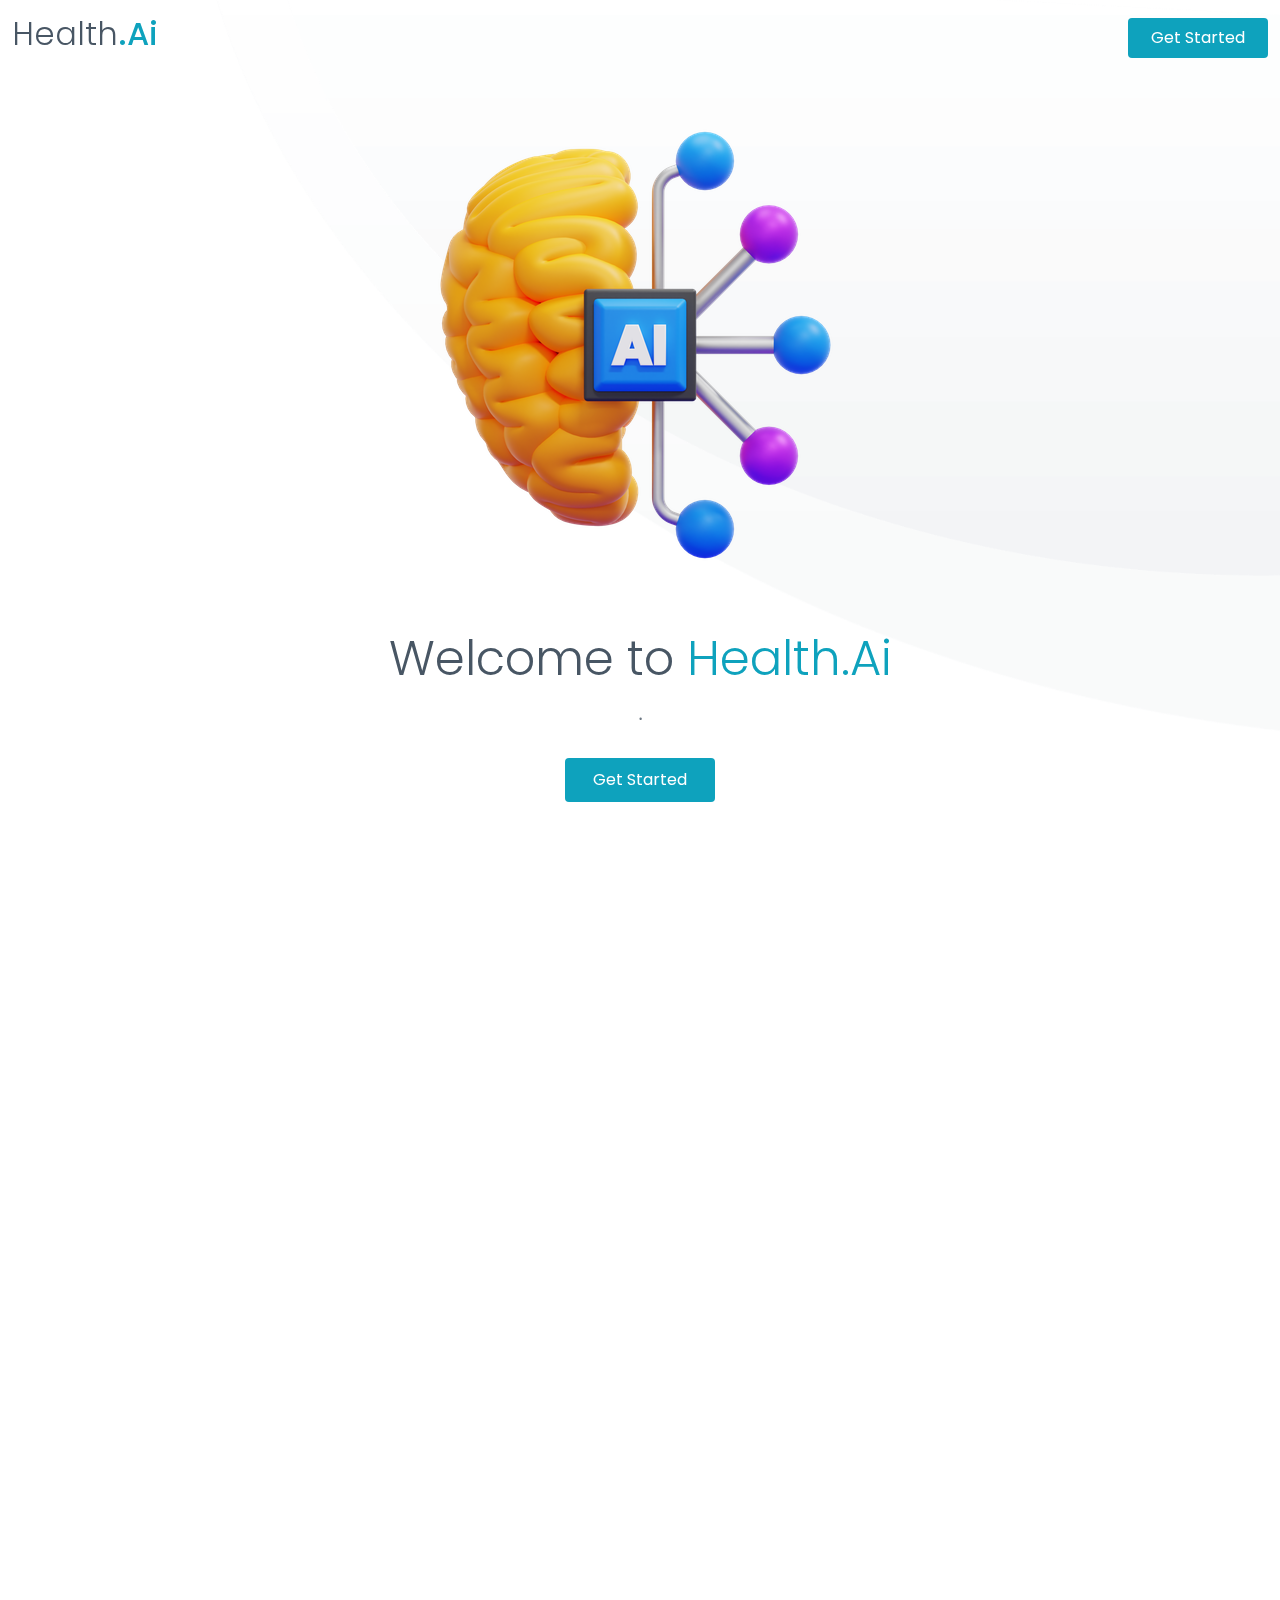
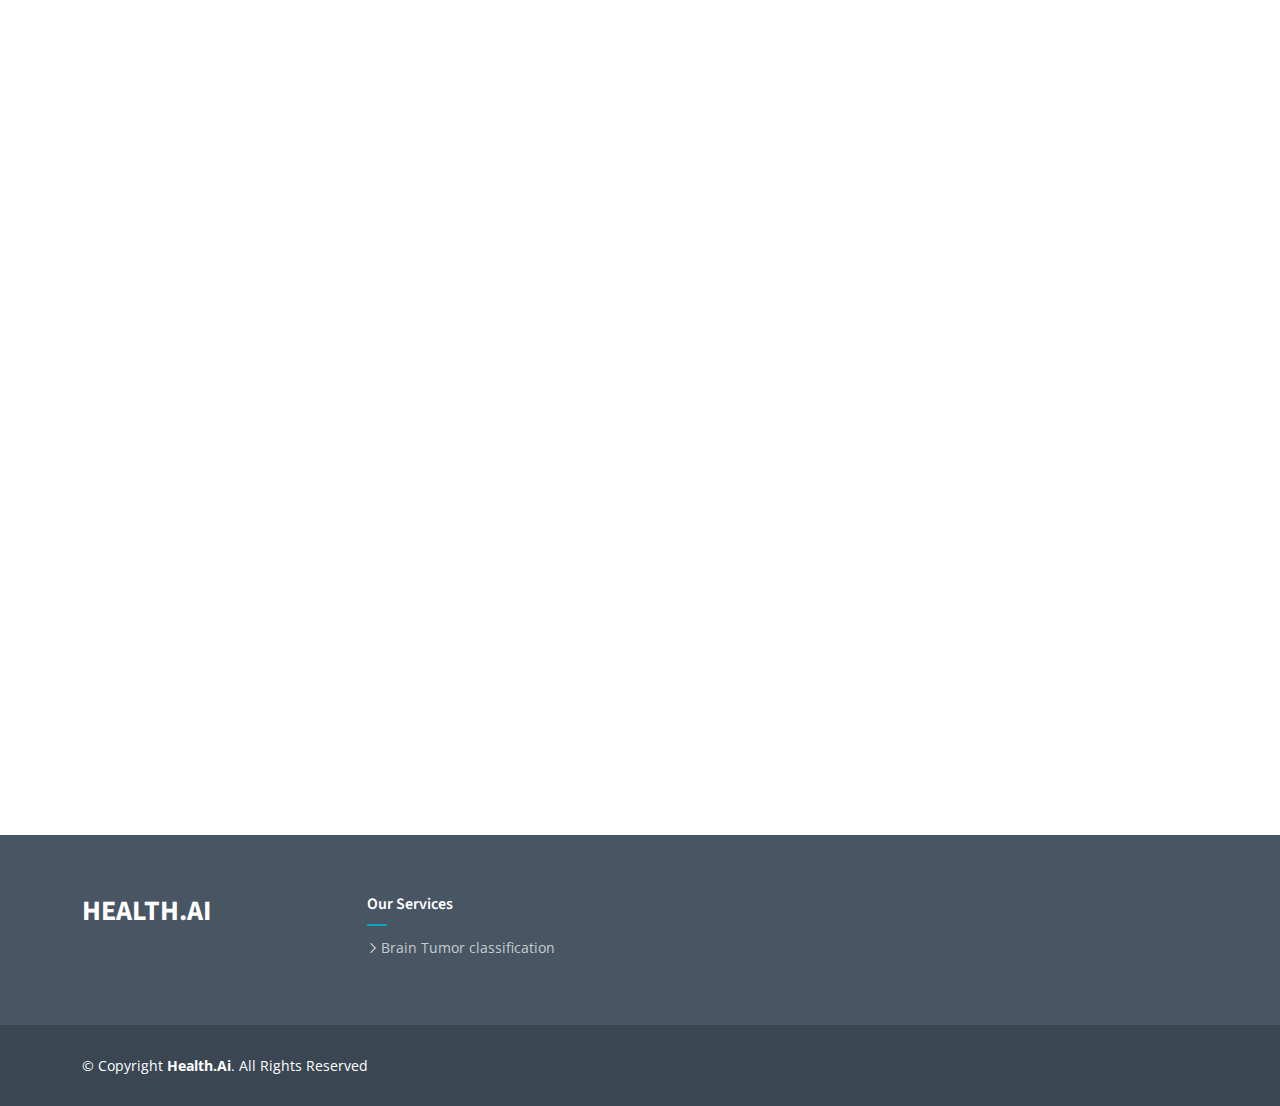
<file: index.html>
<!DOCTYPE html>
<html lang="en">

<head>
  <meta charset="utf-8">
  <meta content="width=device-width, initial-scale=1.0" name="viewport">

  <title>Health.Ai</title>
  <meta content="" name="description">
  <meta content="" name="keywords">

  <!-- Favicons -->
  <link href="assets/img/brain icon.svg" rel="icon">

  <!-- Google Fonts -->
  <link rel="preconnect" href="https://fonts.googleapis.com">
  <link rel="preconnect" href="https://fonts.gstatic.com" crossorigin>
  <link
    href="https://fonts.googleapis.com/css2?family=Open+Sans:ital,wght@0,300;0,400;0,500;0,600;0,700;1,300;1,400;1,500;1,600;1,700&family=Poppins:ital,wght@0,300;0,400;0,500;0,600;0,700;1,300;1,400;1,500;1,600;1,700&family=Source+Sans+Pro:ital,wght@0,300;0,400;0,600;0,700;1,300;1,400;1,600;1,700&display=swap"
    rel="stylesheet">

  <!-- Vendor CSS Files -->
  <link href="assets/vendor/bootstrap/css/bootstrap.min.css" rel="stylesheet">
  <link href="assets/vendor/bootstrap-icons/bootstrap-icons.css" rel="stylesheet">
  <link href="assets/vendor/aos/aos.css" rel="stylesheet">
  <link href="assets/vendor/glightbox/css/glightbox.min.css" rel="stylesheet">
  <link href="assets/vendor/swiper/swiper-bundle.min.css" rel="stylesheet">

  <!-- Variables CSS Files. Uncomment your preferred color scheme -->
  <link href="assets/css/variables.css" rel="stylesheet">
  <!-- <link href="assets/css/variables-blue.css" rel="stylesheet"> -->
  <!-- <link href="assets/css/variables-green.css" rel="stylesheet"> -->
  <!-- <link href="assets/css/variables-orange.css" rel="stylesheet"> -->
  <!-- <link href="assets/css/variables-purple.css" rel="stylesheet"> -->
  <!-- <link href="assets/css/variables-red.css" rel="stylesheet"> -->
  <!-- <link href="assets/css/variables-pink.css" rel="stylesheet"> -->

  <!-- Template Main CSS File -->
  <link href="assets/css/main.css" rel="stylesheet">

  <!-- =======================================================
  * Template Name: Health.Ai - v2.4.0
  * Template URL: https://bootstrapmade.com/Health.Ai-bootstrap-business-template/
  * Author: BootstrapMade.com
  * License: https://bootstrapmade.com/license/
  ======================================================== -->
</head>

<body>

  <!-- ======= Header ======= -->
  <header id="header" class="header fixed-top" data-scrollto-offset="0">
    <div class="container-fluid d-flex align-items-center justify-content-between">

      <a href="index.html" class="logo d-flex align-items-center scrollto me-auto me-lg-0">
        <!-- Uncomment the line below if you also wish to use an image logo -->
        <!-- <img src="assets/img/logo.png" alt=""> -->
        <h1>Health<span>.Ai</span></h1>
      </a>
      <a class="btn-getstarted scrollto" href="Login.html">Get Started</a>

    </div>
  </header><!-- End Header -->

  <section id="hero-animated" class="hero-animated d-flex align-items-center">
    <div class="container d-flex flex-column justify-content-center align-items-center text-center position-relative"
      data-aos="zoom-out">
      <img src="ai-brain.webp" class="img-fluid animated">
      <h2>Welcome to <span>Health.Ai</span></h2>
      <p>.</p>
      <div class="d-flex">
        <a href="Login.html" class="btn-get-started scrollto">Get Started</a>
      </div>
    </div>
  </section>

  <main id="main">
    <!-- ======= Services Section ======= -->
    <section id="services" class="services">
      <div class="container" data-aos="fade-up">

        <div class="section-header">
          <h2>Our Services</h2>
        </div>

        <div class="row gy-5">

          <center>
            <div class="col-xl-4 col-md-6" data-aos="zoom-in" data-aos-delay="200">
              <div class="service-item">
                <div class="img">
                  <img src="assets/img/brain.svg" class="img-fluid" alt="">
                </div>
                <div class="details position-relative">
                  <div class="icon">
                    <i class="bi bi-activity"></i>
                  </div>
                  <a href="#" class="stretched-link">
                    <h3>Brain Tumor Detection in MRI Images</h3>
                  </a>
                  <p>Our AI-powered brain tumor classification model is designed to revolutionize the way healthcare
                    professionals diagnose and treat brain tumors. Utilizing the latest advancements in deep learning
                    and medical imaging, our model is able to quickly and accurately analyze MRI images and classify
                    brain tumors with unparalleled accuracy. This leads to more efficient diagnoses, improved patient
                    outcomes, and a reduction in healthcare costs. Whether you're a radiologist, neurologist, or
                    researcher, our AI model is the ideal tool for streamlining your workflow and achieving better
                    patient outcomes. Join us on the cutting edge of medical imaging technology and experience the
                    future of brain tumor classification today.</p>
                </div>
              </div>
            </div><!-- End Service Item -->
          </center>
        </div>
      </div>

    </section><!-- End Services Section -->
    <!-- ======= About Section ======= -->
    <section id="about" class="about">
      <div class="container" data-aos="fade-up">

        <div class="section-header">
          <h2>About Us</h2>
          <p>"At Health.Ai, our mission is to provide the most advanced and accurate brain tumor classification
            technology. We leverage artificial intelligence and medical imaging expertise to help healthcare
            professionals diagnose and treat patients with the greatest accuracy. We are dedicated to advancing the
            field of medical imaging and providing cutting-edge solutions for brain tumor diagnosis. We strive to make a
            positive impact on patient outcomes and the healthcare system as a whole. Join us on our mission to improve
            the lives of those affected by brain tumors."</p>
        </div>
    </section><!-- End Recent Blog Posts Section -->
    </div>

    </div>
    </section><!-- End Contact Section -->

  </main><!-- End #main -->

  <!-- ======= Footer ======= -->
  <footer id="footer" class="footer">

    <div class="footer-content">
      <div class="container">
        <div class="row">

          <div class="col-lg-3 col-md-6">
            <div class="footer-info">
              <h3>Health.Ai</h3>
              <!-- <p>
                A108 Adam Street <br>
                NY 535022, USA<br><br>
                <strong>Phone:</strong> +1 5589 55488 55<br>
                <strong>Email:</strong> info@example.com<br>
              </p> -->
            </div>
          </div>

          <!-- <div class="col-lg-2 col-md-6 footer-links">
            <h4>Useful Links</h4>
            <ul>
              <li><i class="bi bi-chevron-right"></i> <a href="#">Home</a></li>
              <li><i class="bi bi-chevron-right"></i> <a href="#">About us</a></li>
              <li><i class="bi bi-chevron-right"></i> <a href="#">Services</a></li>
              <li><i class="bi bi-chevron-right"></i> <a href="#">Terms of service</a></li>
              <li><i class="bi bi-chevron-right"></i> <a href="#">Privacy policy</a></li>
            </ul>
          </div> -->

          <div class="col-lg-3 col-md-6 footer-links">
            <h4>Our Services</h4>
            <ul>
              <li><i class="bi bi-chevron-right"></i> <a href="#">Brain Tumor classification</a></li>
              <!-- <li><i class="bi bi-chevron-right"></i> <a href="#">Web Development</a></li>
              <li><i class="bi bi-chevron-right"></i> <a href="#">Product Management</a></li>
              <li><i class="bi bi-chevron-right"></i> <a href="#">Marketing</a></li>
              <li><i class="bi bi-chevron-right"></i> <a href="#">Graphic Design</a></li> -->
            </ul>
          </div>
<!-- 
          <div class="col-lg-4 col-md-6 footer-newsletter">
            <h4>Our Newsletter</h4>
            <p>Tamen quem nulla quae legam multos aute sint culpa legam noster magna</p>
            <form action="" method="post">
              <input type="email" name="email"><input type="submit" value="Subscribe">
            </form>

          </div> -->

        </div>
      </div>
    </div>

    <div class="footer-legal text-center">
      <div
        class="container d-flex flex-column flex-lg-row justify-content-center justify-content-lg-between align-items-center">

        <div class="d-flex flex-column align-items-center align-items-lg-start">
          <div class="copyright">
            &copy; Copyright <strong><span>Health.Ai</span></strong>. All Rights Reserved
          </div>
          </div>
        </div>

        <!-- <div class="social-links order-first order-lg-last mb-3 mb-lg-0">
          <a href="#" class="twitter"><i class="bi bi-twitter"></i></a>
          <a href="#" class="facebook"><i class="bi bi-facebook"></i></a>
          <a href="#" class="instagram"><i class="bi bi-instagram"></i></a>
          <a href="#" class="google-plus"><i class="bi bi-skype"></i></a>
          <a href="#" class="linkedin"><i class="bi bi-linkedin"></i></a>
        </div> -->

      </div>
    </div>

  </footer><!-- End Footer -->

  <a href="#" class="scroll-top d-flex align-items-center justify-content-center"><i
      class="bi bi-arrow-up-short"></i></a>

  <div id="preloader"></div>

  <!-- Vendor JS Files -->
  <script src="assets/vendor/bootstrap/js/bootstrap.bundle.min.js"></script>
  <script src="assets/vendor/aos/aos.js"></script>
  <script src="assets/vendor/glightbox/js/glightbox.min.js"></script>
  <script src="assets/vendor/isotope-layout/isotope.pkgd.min.js"></script>
  <script src="assets/vendor/swiper/swiper-bundle.min.js"></script>
  <script src="assets/vendor/php-email-form/validate.js"></script>

  <!-- Template Main JS File -->
  <script src="assets/js/main.js"></script>

</body>

</html>
</file>
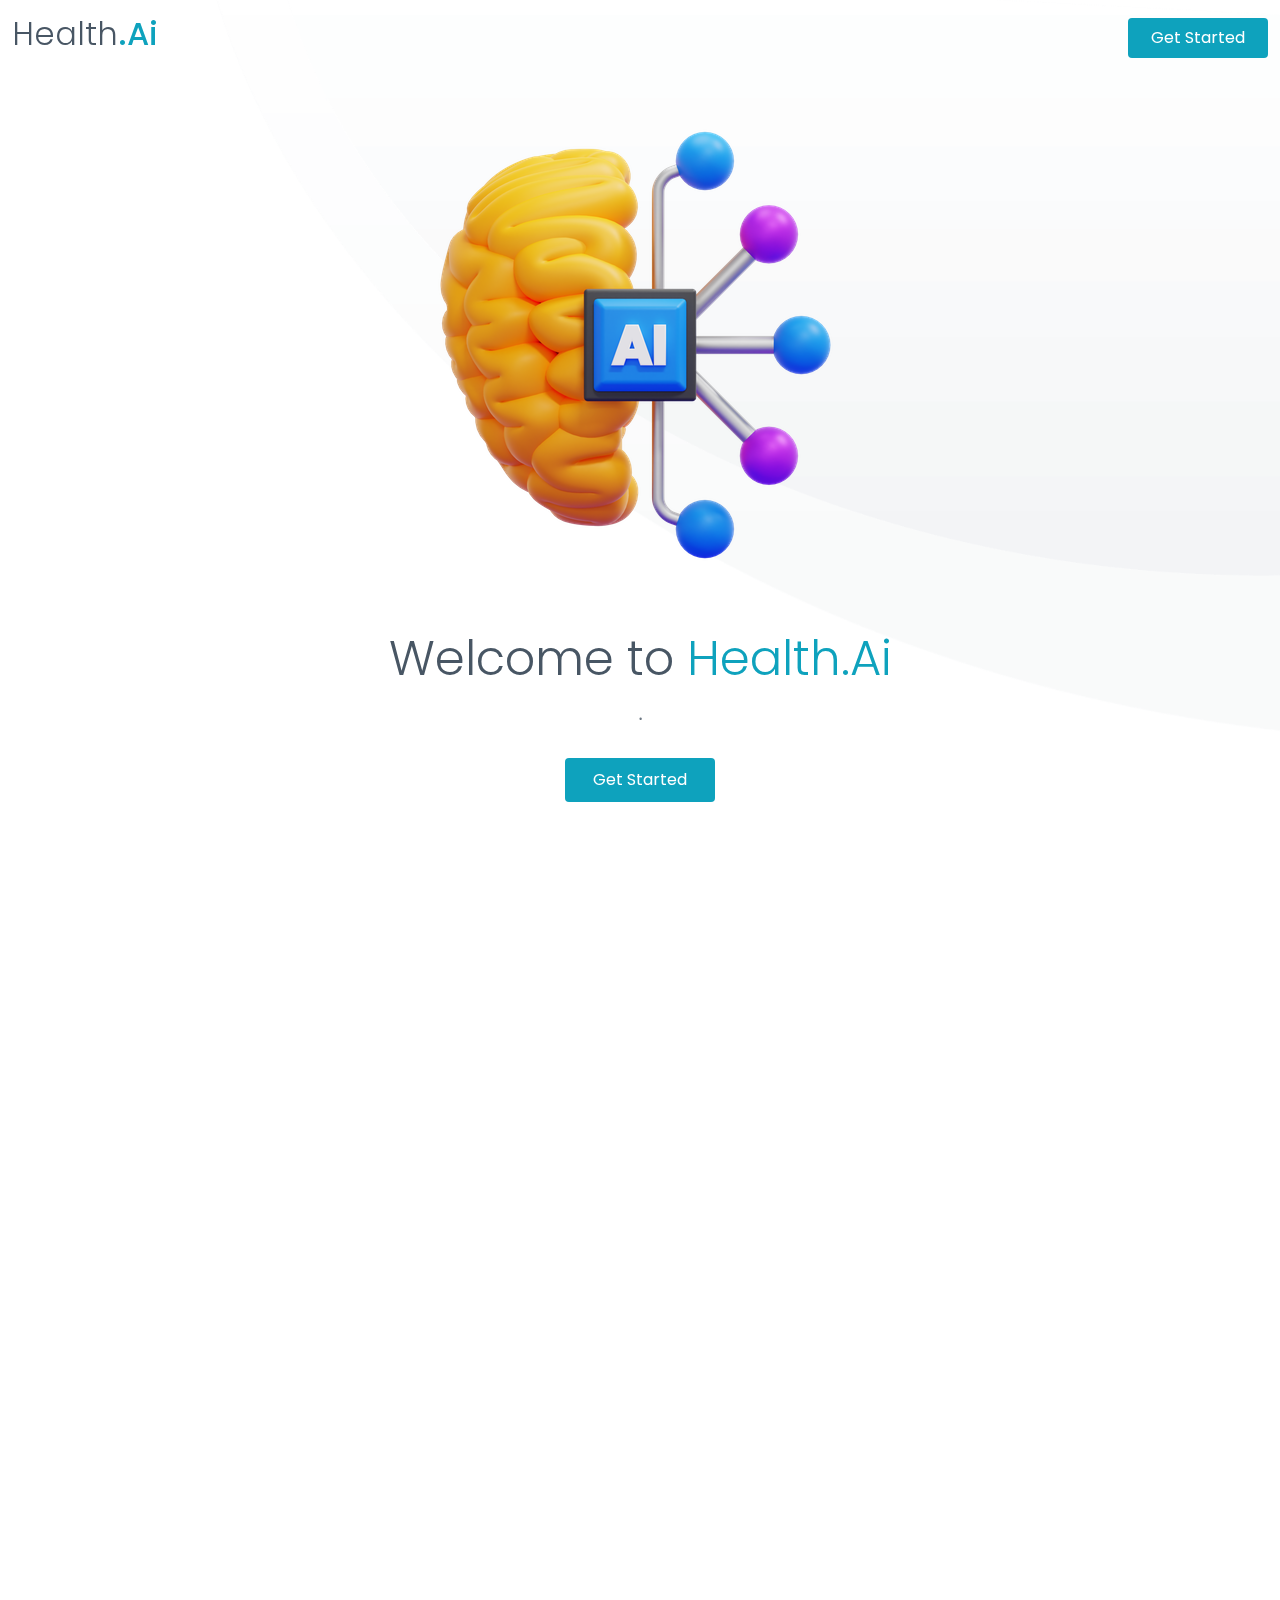
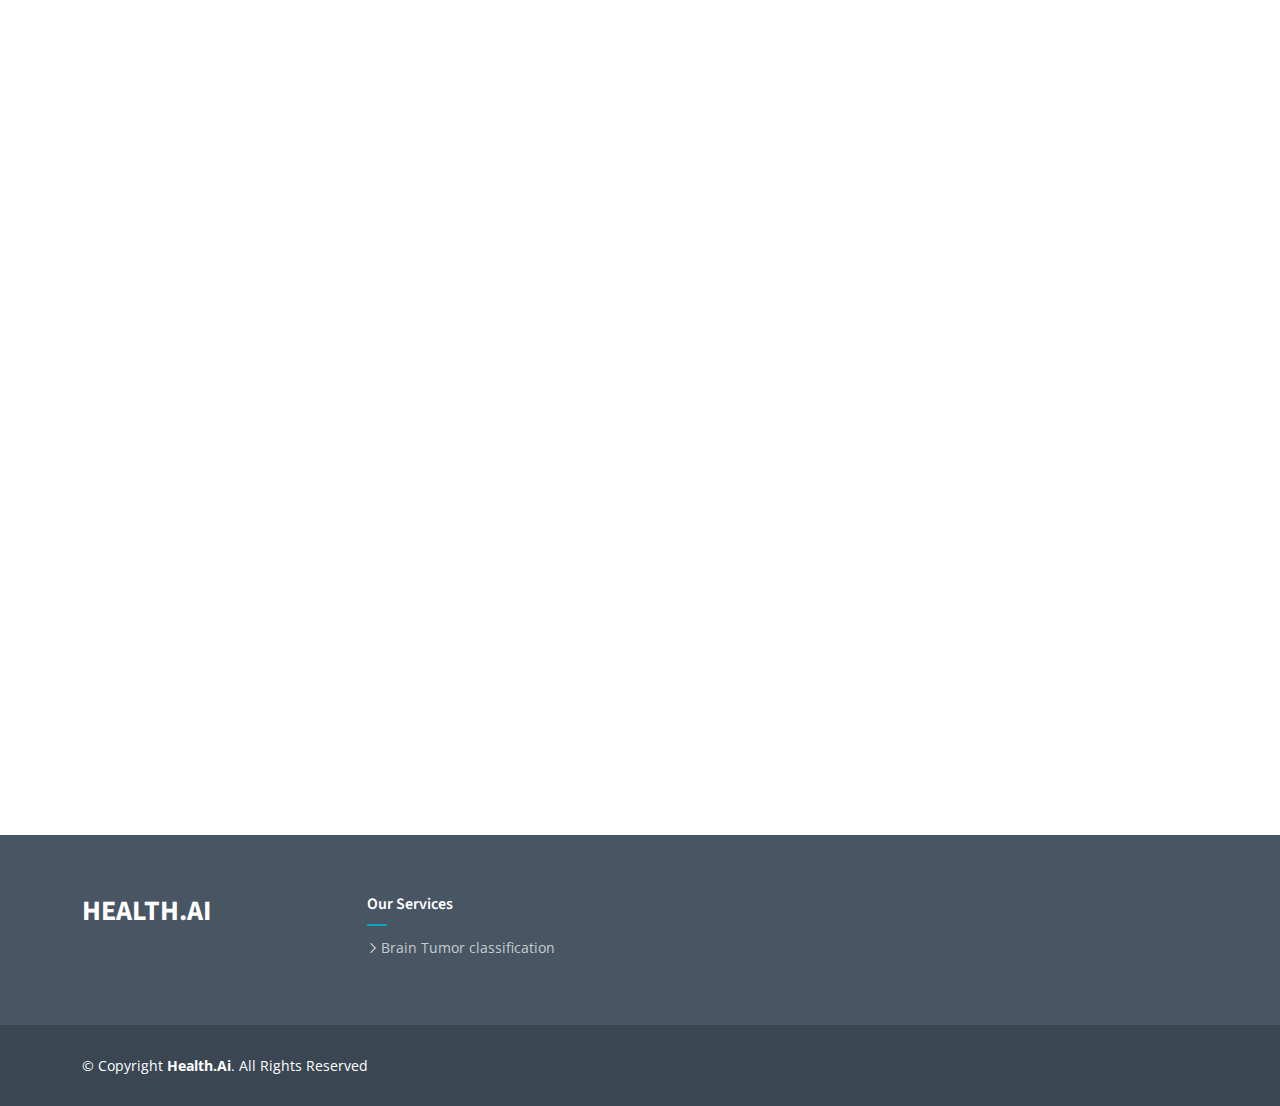
<file: brainTumorMri.html>
<!DOCTYPE html>
<html lang="en">

<head>
  <script src="js/env.js"></script>
  <script src="js/apiClient.js"></script>
  <script src="js/utils.js">  </script>
  <script src="js/api/user/api.js"></script>
  <script>validate()</script>
  <meta charset="UTF-8">
  <meta http-equiv="X-UA-Compatible" content="IE=edge">
  <meta name="viewport" content="width=device-width, initial-scale=1.0">
  <title>Health.Ai</title>
  <link href="assets/img/brain icon.svg" rel="icon">
  <!-- <link rel="stylesheet" href="assets/css/card.css"> --->
  <link rel="stylesheet" href="style.css">

  <style>
    .card {
      box-shadow: 0 4px 8px 0 rgba(0, 0, 0, 0.2);
      max-width: 300px;
      margin: auto;
      text-align: center;
      font-family: arial;
    }

    .title {
      color: grey;
      font-size: 18px;
    }

    button {
      border: none;
      outline: 0;
      display: inline-block;
      padding: 8px;
      color: white;
      background-color: #000;
      text-align: center;
      cursor: pointer;
      width: 100%;
      font-size: 18px;
    }

    a {
      text-decoration: none;
      font-size: 22px;
      color: black;
    }

    button:hover,
    a:hover {
      opacity: 0.7;
    }


    /* loader */


    .loader {
      border: 16px solid #00000000;
      border-radius: 50%;
      border-top: 16px solid rgb(155, 27, 187);
      width: 120px;
      height: 120px;
      -webkit-animation: spin 1s linear infinite;
      /* Safari */
      animation: spin 1s linear infinite;
    }


    td {
      border: 1px solid black;
      padding: 1%;
      text-align: center;
    }

    .loader {
      border: 16px solid #f3f3f3;
      border-radius: 50%;
      border-top: 16px solid #04cdec;
      width: 120px;
      height: 120px;
      -webkit-animation: spin 1s linear infinite;
      /* Safari */
      animation: spin 1s linear infinite;

      display: none;
    }

    /* Safari */
    @-webkit-keyframes spin {
      0% {
        -webkit-transform: rotate(0deg);
      }

      100% {
        -webkit-transform: rotate(360deg);
      }
    }

    @keyframes spin {
      0% {
        transform: rotate(0deg);
      }

      100% {
        transform: rotate(360deg);
      }
    }

    /* Safari */
    @-webkit-keyframes spin {
      0% {
        -webkit-transform: rotate(0deg);
      }

      100% {
        -webkit-transform: rotate(360deg);
      }
    }

    @keyframes spin {
      0% {
        transform: rotate(0deg);
      }

      100% {
        transform: rotate(360deg);
      }
    }




    .container {
      max-width: 600px;
      margin: 0 auto;
      padding: 20px;
      background-color: #f7f7f7;
      border: 1px solid #ccc;
      display: none;
    }

    h1 {
      margin-top: 0;
    }

    .terms {
      max-height: 200px;
      overflow-y: auto;
      border: 1px solid #ccc;
      padding: 10px;
      margin-bottom: 10px;
      font-size: larger;
    }

    label {
      display: block;
      margin-bottom: 10px;
    }

    .file-label {
      display: inline-block;
      padding: 10px 20px;
      background-color: #4caf50;
      color: white;
      border-radius: 4px;
      cursor: pointer;
    }

    .file-label input[type="file"] {
      display: none;
    }


    #force-push-button {
      background-color: #4CAF50;
      color: white;
      padding: 10px 20px;
      border: none;
      cursor: pointer;
      border-radius: 4px;
      font-size: 16px;
      width: 150px;
    }

    /* Hover effect */
    #force-push-button:hover {
      background-color: #45a049;
      /* Darker green background color on hover */
    }

    /* Button click effect */
    #force-push-button:active {
      background-color: #3e8e41;
      /* Even darker green background color when clicked */
    }

    .toggle-switch {
      display: flex;
      align-items: center;
      justify-content: center;
    }

    .toggle-switch input[type="radio"] {
      display: none;
    }

    .toggle-switch label {
      background-color: #ccc;
      padding: 8px 16px;
      margin-right: 4px;
      border-radius: 4px;
      cursor: pointer;
    }

    .toggle-switch input[type="radio"]:checked+label {
      background-color: #04cdec;
      color: #fff;
    }

    .model-details {
      display: none;
    }

    .model-details h3 {
      font-size: 25px;
    }

    .model-details p {
      font-size: 25px;
    }

    #model1:checked~.model-info #model1-info,
    #model2:checked~.model-info #model2-info {
      display: block;
    }
  </style>
</head>

<body class="brain-tumor">
  <nav class="navbar">
    <ul class="navbar-nav">
      <li class="logo">
        <a href="/Health.Ai-Frontend/dashboard.html" class="nav-link">
          <span class="link-text logo-text">Health.Ai</span>
          <svg aria-hidden="true" focusable="false" data-prefix="fad" data-icon="angle-double-right" role="img"
            xmlns="http://www.w3.org/2000/svg" viewBox="0 0 448 512"
            class="svg-inline--fa fa-angle-double-right fa-w-14 fa-5x">
            <g class="fa-group">
              <path fill="currentColor"
                d="M224 273L88.37 409a23.78 23.78 0 0 1-33.8 0L32 386.36a23.94 23.94 0 0 1 0-33.89l96.13-96.37L32 159.73a23.94 23.94 0 0 1 0-33.89l22.44-22.79a23.78 23.78 0 0 1 33.8 0L223.88 239a23.94 23.94 0 0 1 .1 34z"
                class="fa-secondary"></path>
              <path fill="currentColor"
                d="M415.89 273L280.34 409a23.77 23.77 0 0 1-33.79 0L224 386.26a23.94 23.94 0 0 1 0-33.89L320.11 256l-96-96.47a23.94 23.94 0 0 1 0-33.89l22.52-22.59a23.77 23.77 0 0 1 33.79 0L416 239a24 24 0 0 1-.11 34z"
                class="fa-primary"></path>
            </g>
          </svg>
        </a>
      </li>

      <li class="nav-item">
        <a href="#" class="nav-link">
          <img src="assets/img/brain icon.svg" class="img-fluid" alt="" width="60" height="50">
          <span class="link-text">Brain Tumor MRI </span>
        </a>
      </li>

      <li class="nav-item">
        <a href="#" class="nav-link" onclick="logout()">
          <img src="assets/img/logout.svg" class="img-fluid" alt="" width="60" height="40">
          <span class="link-text">Logout </span>
        </a>
      </li>


    </ul>
  </nav>
  <center>

    <div class="toggle-switch">
      <input type="radio" id="model1" name="model" checked>
      <label for="model1">Model 1</label>
      <input type="radio" id="model2" name="model">
      <label for="model2">Model 2</label>
      <!-- </div> -->

      <div class="model-info">
        <div id="model1-info" class="model-details">
          <p>This Model Can Detect Only 3 Types of Tumor With High Accuracy.</p>
        </div>
        <div id="model2-info" class="model-details">
          <p>This Model Can Detect 17 Types of Tumor With Low Accuracy.</p>
        </div>
      </div>


  </center>

  <center>
    <button class="custom-file-upload" onclick="showNotice()">Upload Image</button>

    <div class="container" id="notice">
      <h1>Health.Ai</h1>
      <p>Please read and agree to the following terms and conditions:</p>
      <div class="terms">
        <p>The brain tumor prediction tool on this website utilizes a machine learning algorithm to analyze uploaded
          brain
          tumor MRI images. However, it is important to note that the predictions generated by this algorithm are solely
          based on the provided images and may not always be accurate or reliable.</p>

        <p>Please be aware that the predictions should not be considered as a substitute for professional medical advice
          or
          diagnosis. The information provided by this tool is intended for educational and informational purposes only.
          It
          is strongly recommended that you consult with a qualified healthcare professional or a specialist in neurology
          or radiology for a thorough evaluation and interpretation of your medical condition.</p>

        <p>Furthermore, the performance of the machine learning algorithm may vary depending on various factors,
          including
          the quality of the uploaded images, the complexity of the tumor, and other individual characteristics.
          Therefore, the predictions generated by this tool should be considered as an additional resource and not the
          sole basis for making medical decisions.</p>

        <p>By using this brain tumor prediction tool, you acknowledge and understand the limitations and potential
          inaccuracies associated with its predictions. The website owners and developers shall not be held liable for
          any
          damages or consequences arising from the use of this tool.</p>

        <p>If you do not agree with these terms or have any concerns about the accuracy of the predictions, please
          refrain
          from using this website and seek professional medical advice instead.</p>
      </div>
      <label for="file-upload" class="file-label">
        <i class="fa fa-cloud-upload"></i>I have read and agree to the terms and conditions, Continue
      </label>
      <input id="file-upload" type="file" onchange="upload()" accept=".jpg">
      <br>
    </div>


    <div class="loader" id="loader"></div>
    <div id="force-push-dialog" hidden>
      <h1>The image does not appear to be an MRI image. 🤔</h1>
      <p style="font-size: larger;">Thinks Model Prediction Is Wrong!😅<br> Don't Worry You Can Still Force Image To Be
        Detected By The ML Model Just Click The Below Button.
      </p>
      <p style="font-size: larger;">
        Please note that this middle layer acts as an intermediary between you and the ML model.<br> Its purpose is to
        prevent unnecessary predictions and minimize server load. As a lightweight and basic model, its accuracy may
        vary
      </p>
      <button id="force-push-button" onclick="upload(true)">Force Push</button>
    </div>
  </center>



  <center>
    <table id="card" hidden style="width: 30%; margin-left: auto;margin-right: auto; padding-top: 3%;">
      <tr>
        <td>
          <h2>Uploaded Image</h2>
        </td>
        <td id="result_image">
        </td>
      </tr>
      <tr>
        <td>
          <h2>Model Prediction</h2>
        </td>
        <td id="result"></td>
        </td>
      </tr>
      <tr>
        <td>
          <h2>Confidance</h2>
        </td>
        <td id="confidance">
        </td>
      </tr>
      <tr>
        <td>
          <h2>Information About Predicted Tumor</h2>
        </td>
        <td id="tumor_info">
        </td>
      </tr>
      <tr>
        <td>
          <h2>Treatment</h2>
        </td>
        <td id="treatment">
        </td>
      </tr>
      <tr id="showImageType">
        <td>
          <h2>Image Type</h2>
        </td>
      </tr>
      <tr id="showImageTypeInfo">
        <td>
          <h2>Image Type Info</h2>
        </td>
      </tr>
    </table>
  </center>


  <div class="loader" style="display: none; margin-left: auto; margin-right: auto;" id="loader"></div>

  <Table id="grid" style="margin-left: auto; margin-right: auto;">

  </Table>
</body>
<script src="js/api/dashboard/api.js"></script>

</html>
</file>
<file: assets/css/variables.css>
/**
* Template Name: HeroBiz
* File: variables.css
* Description: Easily customize colors, typography, and other repetitive properties used in the template main stylesheet file main.css
* 
* Template URL: https://bootstrapmade.com/herobiz-bootstrap-business-template/
* Author: BootstrapMade.com
* License: https://bootstrapmade.com/license/
* 
* Contents:
* 1. HeroBiz template variables 
* 2. Override default Bootstrap variables
* 3. Set color and background class names
*
* Learn more about CSS variables at https://developer.mozilla.org/en-US/docs/Web/CSS/Using_CSS_custom_properties
*/

/*--------------------------------------------------------------
# 1. HeroBiz template variables 
--------------------------------------------------------------*/
:root {

  /* Fonts */
  --font-default: 'Open Sans', system-ui, -apple-system, "Segoe UI", Roboto, "Helvetica Neue", Arial, "Noto Sans", "Liberation Sans", sans-serif, "Apple Color Emoji", "Segoe UI Emoji", "Segoe UI Symbol", "Noto Color Emoji";
  --font-primary: 'Source Sans Pro', sans-serif;
  --font-secondary: 'Poppins', sans-serif;

  /* Colors */
  /* The *-rgb color names are simply the RGB converted value of the corresponding color for use in the rgba() function */

  /* Default text color */
  --color-default: #1a1f24;
  --color-default-rgb: 26, 31, 36;

  /* Defult links color */
  --color-links: #0ea2bd;
  --color-links-hover: #1ec3e0;

  /* Primay colors */
  --color-primary: #0ea2bd;
  --color-primary-light: #1ec3e0;
  --color-primary-dark: #0189a1;

  --color-primary-rgb: 14, 162, 189;
  --color-primary-light-rgb: 30, 195, 224;
  --color-primary-dark-rgb: 1, 137, 161;

  /* Secondary colors */
  --color-secondary: #485664;
  --color-secondary-light: #8f9fae;
  --color-secondary-dark: #3a4753;

  --color-secondary-rgb: 72, 86, 100;
  --color-secondary-light-rgb: 143, 159, 174;
  --color-secondary-dark-rgb: 58, 71, 83;

  /* General colors */
  --color-blue: #0d6efd;
  --color-blue-rgb: 13, 110, 253;

  --color-indigo: #6610f2;
  --color-indigo-rgb: 102, 16, 242;

  --color-purple: #6f42c1;
  --color-purple-rgb: 111, 66, 193;

  --color-pink: #f3268c;
  --color-pink-rgb: 243, 38, 140;

  --color-red: #df1529;
  --color-red-rgb: 223, 21, 4;

  --color-orange: #fd7e14;
  --color-orange-rgb: 253, 126, 20;

  --color-yellow: #ffc107;
  --color-yellow-rgb: 255, 193, 7;

  --color-green: #059652;
  --color-green-rgb: 5, 150, 82;

  --color-teal: #20c997;
  --color-teal-rgb: 32, 201, 151;

  --color-cyan: #0dcaf0;
  --color-cyan-rgb: 13, 202, 240;

  --color-white: #ffffff;
  --color-white-rgb: 255, 255, 255;

  --color-gray: #6c757d;
  --color-gray-rgb: 108, 117, 125;

  --color-black: #000000;
  --color-black-rgb: 0, 0, 0;
  
}

/*--------------------------------------------------------------
# 2. Override default Bootstrap variables
--------------------------------------------------------------*/
:root {

  --bs-blue: var(--color-blue);
  --bs-indigo: var(--color-indigo);
  --bs-purple: var(--color-purple);
  --bs-pink: var(--color-pink);
  --bs-red: var(--color-red);
  --bs-orange: var(--color-orange);
  --bs-yellow: var(--color-yellow);
  --bs-green: var(--color-green);
  --bs-teal: var(--color-teal);
  --bs-cyan: var(--color-cyan);
  --bs-white: var(--color-white);
  --bs-gray: var(--color-gray);
  --bs-gray-dark: #343a40;
  --bs-gray-100: #f8f9fa;
  --bs-gray-200: #e9ecef;
  --bs-gray-300: #dee2e6;
  --bs-gray-400: #ced4da;
  --bs-gray-500: #adb5bd;
  --bs-gray-600: #6c757d;
  --bs-gray-700: #495057;
  --bs-gray-800: #343a40;
  --bs-gray-900: #212529;
  --bs-primary: var(--color-blue);
  --bs-secondary: var(--color-blue);
  --bs-success: #198754;
  --bs-info: #0dcaf0;
  --bs-warning: #ffc107;
  --bs-danger: #dc3545;
  --bs-light: #f8f9fa;
  --bs-dark: #212529;
  --bs-primary-rgb: var(--color-primary-rgb);
  --bs-secondary-rgb: var(--color-secondary-rgb);
  --bs-success-rgb: 25, 135, 84;
  --bs-info-rgb: 13, 202, 240;
  --bs-warning-rgb: 255, 193, 7;
  --bs-danger-rgb: 220, 53, 69;
  --bs-light-rgb: 248, 249, 250;
  --bs-dark-rgb: 33, 37, 41;
  --bs-white-rgb: var(--color-white-rgb);
  --bs-black-rgb: var(--color-black-rgb);
  --bs-body-color-rgb: var(--color-default-rgb);
  --bs-body-bg-rgb: 255, 255, 255;
  --bs-font-sans-serif: var(--font-default);
  --bs-font-monospace: SFMono-Regular, Menlo, Monaco, Consolas, "Liberation Mono", "Courier New", monospace;
  --bs-gradient: linear-gradient(180deg, rgba(255, 255, 255, 0.15), rgba(255, 255, 255, 0));
  --bs-body-font-family: var(--font-default);
  --bs-body-font-size: 1rem;
  --bs-body-font-weight: 400;
  --bs-body-line-height: 1.5;
  --bs-body-color: var(--color-default);
  --bs-body-bg: #fff;

}

/*--------------------------------------------------------------
# 3. Set color and background class names
--------------------------------------------------------------*/
/* Fonts */
.font-default { font-family: var(--font-default) !important; }
.font-primary { font-family: var(--font-primary) !important;}
.font-secondary { font-family: var(--font-secondary) !important; }

/* Text Colors */
.color-default { color: var(--color-default) !important; }
.color-links { color: var(--color-links) !important; }
.color-links:hover { color: var(--color-links-hover) !important; }
.color-primary { color: var(--color-primary) !important; }
.color-primary-light { color: var(--color-primary-light) !important; }
.color-primary-dark { color: var(--color-primary-dark) !important; }
.color-secondary { color: var(--color-secondary) !important; }
.color-secondary-light { color: var(--color-secondary-light) !important; }
.color-secondary-dark { color: var(--color-secondary-dark) !important; }
.color-blue { color: var(--color-blue) !important; }
.color-indigo { color: var(--color-indigo) !important; }
.color-purple { color: var(--color-purple) !important; }
.color-pink { color: var(--color-pink) !important; }
.color-red { color: var(--color-red) !important; }
.color-orange { color: var(--color-orange) !important; }
.color-yellow { color: var(--color-yellow) !important; }
.color-green { color: var(--color-green) !important; }
.color-teal { color: var(--color-teal) !important; }
.color-cyan { color: var(--color-cyan) !important; }
.color-white { color: var(--color-white) !important; }
.color-gray { color: var(--color-gray) !important; }
.color-black { color: var(--color-black) !important; }

/* Background Colors */
.bg-default { background-color: var(--color-default) !important; }
.bg-primary { background-color: var(--color-primary) !important; }
.bg-primary-light { background-color: var(--color-primary-light) !important; }
.bg-primary-dark { background-color: var(--color-primary-dark) !important; }
.bg-secondary { background-color: var(--color-secondary) !important; }
.bg-secondary-light { background-color: var(--color-secondary-light) !important; }
.bg-secondary-dark { background-color: var(--color-secondary-dark) !important; }
.bg-blue { background-color: var(--color-blue) !important; }
.bg-indigo { background-color: var(--color-indigo) !important; }
.bg-purple { background-color: var(--color-purple) !important; }
.bg-pink { background-color: var(--color-pink) !important; }
.bg-red { background-color: var(--color-red) !important; }
.bg-orange { background-color: var(--color-orange) !important; }
.bg-yellow { background-color: var(--color-yellow) !important; }
.bg-green { background-color: var(--color-green) !important; }
.bg-teal { background-color: var(--color-teal) !important; }
.bg-cyan { background-color: var(--color-cyan) !important; }
.bg-white { background-color: var(--color-white) !important; }
.bg-gray { background-color: var(--color-gray) !important; }
.bg-black { background-color: var(--color-black) !important; }
</file>
<file: assets/css/variables-blue.css>
/**
* Template Name: HeroBiz
* File: variables-blue.css
* Description: Easily customize colors, typography, and other repetitive properties used in the template main stylesheet file main.css
* 
* Template URL: https://bootstrapmade.com/herobiz-bootstrap-business-template/
* Author: BootstrapMade.com
* License: https://bootstrapmade.com/license/
* 
* Contents:
* 1. HeroBiz template variables 
* 2. Override default Bootstrap variables
* 3. Set color and background class names
*
* Learn more about CSS variables at https://developer.mozilla.org/en-US/docs/Web/CSS/Using_CSS_custom_properties
*/

/*--------------------------------------------------------------
# 1. HeroBiz template variables 
--------------------------------------------------------------*/
:root {

  /* Fonts */
  --font-default: 'Open Sans', system-ui, -apple-system, "Segoe UI", Roboto, "Helvetica Neue", Arial, "Noto Sans", "Liberation Sans", sans-serif, "Apple Color Emoji", "Segoe UI Emoji", "Segoe UI Symbol", "Noto Color Emoji";
  --font-primary: 'Source Sans Pro', sans-serif;
  --font-secondary: 'Poppins', sans-serif;

  /* Colors */
  /* The *-rgb color names are simply the RGB converted value of the corresponding color for use in the rgba() function */

  /* Default text color */
  --color-default: #1a1f24;
  --color-default-rgb: 26, 31, 36;

  /* Defult links color */
  --color-links: #3279fc;
  --color-links-hover: #4797ff;

  /* Primay colors */
  --color-primary: #3279fc;
  --color-primary-light: #4797ff;
  --color-primary-dark: #1c61e2;

  --color-primary-rgb: 50, 121, 252;
  --color-primary-light-rgb: 71, 151, 255;
  --color-primary-dark-rgb: 28, 97, 226;

  /* Secondary colors */
  --color-secondary: #5670a0;
  --color-secondary-light: #6e87b6;
  --color-secondary-dark: #3b5380;

  --color-secondary-rgb: 86, 112, 160;
  --color-secondary-light-rgb: 110, 135, 182;
  --color-secondary-dark-rgb: 59, 83, 128;

  /* General colors */
  --color-blue: #0d6efd;
  --color-blue-rgb: 13, 110, 253;

  --color-indigo: #6610f2;
  --color-indigo-rgb: 102, 16, 242;

  --color-purple: #6f42c1;
  --color-purple-rgb: 111, 66, 193;

  --color-pink: #f3268c;
  --color-pink-rgb: 243, 38, 140;

  --color-red: #df1529;
  --color-red-rgb: 223, 21, 4;

  --color-orange: #fd7e14;
  --color-orange-rgb: 253, 126, 20;

  --color-yellow: #ffc107;
  --color-yellow-rgb: 255, 193, 7;

  --color-green: #059652;
  --color-green-rgb: 5, 150, 82;

  --color-teal: #20c997;
  --color-teal-rgb: 32, 201, 151;

  --color-cyan: #0dcaf0;
  --color-cyan-rgb: 13, 202, 240;

  --color-white: #ffffff;
  --color-white-rgb: 255, 255, 255;

  --color-gray: #6c757d;
  --color-gray-rgb: 108, 117, 125;

  --color-black: #000000;
  --color-black-rgb: 0, 0, 0;
  
}

/*--------------------------------------------------------------
# 2. Override default Bootstrap variables
--------------------------------------------------------------*/
:root {

  --bs-blue: var(--color-blue);
  --bs-indigo: var(--color-indigo);
  --bs-purple: var(--color-purple);
  --bs-pink: var(--color-pink);
  --bs-red: var(--color-red);
  --bs-orange: var(--color-orange);
  --bs-yellow: var(--color-yellow);
  --bs-green: var(--color-green);
  --bs-teal: var(--color-teal);
  --bs-cyan: var(--color-cyan);
  --bs-white: var(--color-white);
  --bs-gray: var(--color-gray);
  --bs-gray-dark: #343a40;
  --bs-gray-100: #f8f9fa;
  --bs-gray-200: #e9ecef;
  --bs-gray-300: #dee2e6;
  --bs-gray-400: #ced4da;
  --bs-gray-500: #adb5bd;
  --bs-gray-600: #6c757d;
  --bs-gray-700: #495057;
  --bs-gray-800: #343a40;
  --bs-gray-900: #212529;
  --bs-primary: var(--color-blue);
  --bs-secondary: var(--color-blue);
  --bs-success: #198754;
  --bs-info: #0dcaf0;
  --bs-warning: #ffc107;
  --bs-danger: #dc3545;
  --bs-light: #f8f9fa;
  --bs-dark: #212529;
  --bs-primary-rgb: var(--color-primary-rgb);
  --bs-secondary-rgb: var(--color-secondary-rgb);
  --bs-success-rgb: 25, 135, 84;
  --bs-info-rgb: 13, 202, 240;
  --bs-warning-rgb: 255, 193, 7;
  --bs-danger-rgb: 220, 53, 69;
  --bs-light-rgb: 248, 249, 250;
  --bs-dark-rgb: 33, 37, 41;
  --bs-white-rgb: var(--color-white-rgb);
  --bs-black-rgb: var(--color-black-rgb);
  --bs-body-color-rgb: var(--color-default-rgb);
  --bs-body-bg-rgb: 255, 255, 255;
  --bs-font-sans-serif: var(--font-default);
  --bs-font-monospace: SFMono-Regular, Menlo, Monaco, Consolas, "Liberation Mono", "Courier New", monospace;
  --bs-gradient: linear-gradient(180deg, rgba(255, 255, 255, 0.15), rgba(255, 255, 255, 0));
  --bs-body-font-family: var(--font-default);
  --bs-body-font-size: 1rem;
  --bs-body-font-weight: 400;
  --bs-body-line-height: 1.5;
  --bs-body-color: var(--color-default);
  --bs-body-bg: #fff;

}

/*--------------------------------------------------------------
# 3. Set color and background class names
--------------------------------------------------------------*/
/* Fonts */
.font-default { font-family: var(--font-default) !important; }
.font-primary { font-family: var(--font-primary) !important;}
.font-secondary { font-family: var(--font-secondary) !important; }

/* Text Colors */
.color-default { color: var(--color-default) !important; }
.color-links { color: var(--color-links) !important; }
.color-links:hover { color: var(--color-links-hover) !important; }
.color-primary { color: var(--color-primary) !important; }
.color-primary-light { color: var(--color-primary-light) !important; }
.color-primary-dark { color: var(--color-primary-dark) !important; }
.color-secondary { color: var(--color-secondary) !important; }
.color-secondary-light { color: var(--color-secondary-light) !important; }
.color-secondary-dark { color: var(--color-secondary-dark) !important; }
.color-blue { color: var(--color-blue) !important; }
.color-indigo { color: var(--color-indigo) !important; }
.color-purple { color: var(--color-purple) !important; }
.color-pink { color: var(--color-pink) !important; }
.color-red { color: var(--color-red) !important; }
.color-orange { color: var(--color-orange) !important; }
.color-yellow { color: var(--color-yellow) !important; }
.color-green { color: var(--color-green) !important; }
.color-teal { color: var(--color-teal) !important; }
.color-cyan { color: var(--color-cyan) !important; }
.color-white { color: var(--color-white) !important; }
.color-gray { color: var(--color-gray) !important; }
.color-black { color: var(--color-black) !important; }

/* Background Colors */
.bg-default { background-color: var(--color-default) !important; }
.bg-primary { background-color: var(--color-primary) !important; }
.bg-primary-light { background-color: var(--color-primary-light) !important; }
.bg-primary-dark { background-color: var(--color-primary-dark) !important; }
.bg-secondary { background-color: var(--color-secondary) !important; }
.bg-secondary-light { background-color: var(--color-secondary-light) !important; }
.bg-secondary-dark { background-color: var(--color-secondary-dark) !important; }
.bg-blue { background-color: var(--color-blue) !important; }
.bg-indigo { background-color: var(--color-indigo) !important; }
.bg-purple { background-color: var(--color-purple) !important; }
.bg-pink { background-color: var(--color-pink) !important; }
.bg-red { background-color: var(--color-red) !important; }
.bg-orange { background-color: var(--color-orange) !important; }
.bg-yellow { background-color: var(--color-yellow) !important; }
.bg-green { background-color: var(--color-green) !important; }
.bg-teal { background-color: var(--color-teal) !important; }
.bg-cyan { background-color: var(--color-cyan) !important; }
.bg-white { background-color: var(--color-white) !important; }
.bg-gray { background-color: var(--color-gray) !important; }
.bg-black { background-color: var(--color-black) !important; }
</file>
<file: assets/css/variables-green.css>
/**
* Template Name: HeroBiz
* File: variables-green.css
* Description: Easily customize colors, typography, and other repetitive properties used in the template main stylesheet file main.css
* 
* Template URL: https://bootstrapmade.com/herobiz-bootstrap-business-template/
* Author: BootstrapMade.com
* License: https://bootstrapmade.com/license/
* 
* Contents:
* 1. HeroBiz template variables 
* 2. Override default Bootstrap variables
* 3. Set color and background class names
*
* Learn more about CSS variables at https://developer.mozilla.org/en-US/docs/Web/CSS/Using_CSS_custom_properties
*/

/*--------------------------------------------------------------
# 1. HeroBiz template variables 
--------------------------------------------------------------*/
:root {

  /* Fonts */
  --font-default: 'Open Sans', system-ui, -apple-system, "Segoe UI", Roboto, "Helvetica Neue", Arial, "Noto Sans", "Liberation Sans", sans-serif, "Apple Color Emoji", "Segoe UI Emoji", "Segoe UI Symbol", "Noto Color Emoji";
  --font-primary: 'Source Sans Pro', sans-serif;
  --font-secondary: 'Poppins', sans-serif;

  /* Colors */
  /* The *-rgb color names are simply the RGB converted value of the corresponding color for use in the rgba() function */

  /* Default text color */
  --color-default: #1a1f24;
  --color-default-rgb: 26, 31, 36;

  /* Defult links color */
  --color-links: #05c46b;
  --color-links-hover: #1de789;

  /* Primay colors */
  --color-primary: #05c46b;
  --color-primary-light: #1de789;
  --color-primary-dark: #01a156;

  --color-primary-rgb: 5, 196, 107;
  --color-primary-light-rgb: 29, 231, 137;
  --color-primary-dark-rgb: 1, 161, 86;

  /* Secondary colors */
  --color-secondary: #485664;
  --color-secondary-light: #8f9fae;
  --color-secondary-dark: #3a4753;

  --color-secondary-rgb: 72, 86, 100;
  --color-secondary-light-rgb: 143, 159, 174;
  --color-secondary-dark-rgb: 58, 71, 83;

  /* General colors */
  --color-blue: #0d6efd;
  --color-blue-rgb: 13, 110, 253;

  --color-indigo: #6610f2;
  --color-indigo-rgb: 102, 16, 242;

  --color-purple: #6f42c1;
  --color-purple-rgb: 111, 66, 193;

  --color-pink: #f3268c;
  --color-pink-rgb: 243, 38, 140;

  --color-red: #df1529;
  --color-red-rgb: 223, 21, 4;

  --color-orange: #fd7e14;
  --color-orange-rgb: 253, 126, 20;

  --color-yellow: #ffc107;
  --color-yellow-rgb: 255, 193, 7;

  --color-green: #059652;
  --color-green-rgb: 5, 150, 82;

  --color-teal: #20c997;
  --color-teal-rgb: 32, 201, 151;

  --color-cyan: #0dcaf0;
  --color-cyan-rgb: 13, 202, 240;

  --color-white: #ffffff;
  --color-white-rgb: 255, 255, 255;

  --color-gray: #6c757d;
  --color-gray-rgb: 108, 117, 125;

  --color-black: #000000;
  --color-black-rgb: 0, 0, 0;
  
}

/*--------------------------------------------------------------
# 2. Override default Bootstrap variables
--------------------------------------------------------------*/
:root {

  --bs-blue: var(--color-blue);
  --bs-indigo: var(--color-indigo);
  --bs-purple: var(--color-purple);
  --bs-pink: var(--color-pink);
  --bs-red: var(--color-red);
  --bs-orange: var(--color-orange);
  --bs-yellow: var(--color-yellow);
  --bs-green: var(--color-green);
  --bs-teal: var(--color-teal);
  --bs-cyan: var(--color-cyan);
  --bs-white: var(--color-white);
  --bs-gray: var(--color-gray);
  --bs-gray-dark: #343a40;
  --bs-gray-100: #f8f9fa;
  --bs-gray-200: #e9ecef;
  --bs-gray-300: #dee2e6;
  --bs-gray-400: #ced4da;
  --bs-gray-500: #adb5bd;
  --bs-gray-600: #6c757d;
  --bs-gray-700: #495057;
  --bs-gray-800: #343a40;
  --bs-gray-900: #212529;
  --bs-primary: var(--color-blue);
  --bs-secondary: var(--color-blue);
  --bs-success: #198754;
  --bs-info: #0dcaf0;
  --bs-warning: #ffc107;
  --bs-danger: #dc3545;
  --bs-light: #f8f9fa;
  --bs-dark: #212529;
  --bs-primary-rgb: var(--color-primary-rgb);
  --bs-secondary-rgb: var(--color-secondary-rgb);
  --bs-success-rgb: 25, 135, 84;
  --bs-info-rgb: 13, 202, 240;
  --bs-warning-rgb: 255, 193, 7;
  --bs-danger-rgb: 220, 53, 69;
  --bs-light-rgb: 248, 249, 250;
  --bs-dark-rgb: 33, 37, 41;
  --bs-white-rgb: var(--color-white-rgb);
  --bs-black-rgb: var(--color-black-rgb);
  --bs-body-color-rgb: var(--color-default-rgb);
  --bs-body-bg-rgb: 255, 255, 255;
  --bs-font-sans-serif: var(--font-default);
  --bs-font-monospace: SFMono-Regular, Menlo, Monaco, Consolas, "Liberation Mono", "Courier New", monospace;
  --bs-gradient: linear-gradient(180deg, rgba(255, 255, 255, 0.15), rgba(255, 255, 255, 0));
  --bs-body-font-family: var(--font-default);
  --bs-body-font-size: 1rem;
  --bs-body-font-weight: 400;
  --bs-body-line-height: 1.5;
  --bs-body-color: var(--color-default);
  --bs-body-bg: #fff;

}

/*--------------------------------------------------------------
# 3. Set color and background class names
--------------------------------------------------------------*/
/* Fonts */
.font-default { font-family: var(--font-default) !important; }
.font-primary { font-family: var(--font-primary) !important;}
.font-secondary { font-family: var(--font-secondary) !important; }

/* Text Colors */
.color-default { color: var(--color-default) !important; }
.color-links { color: var(--color-links) !important; }
.color-links:hover { color: var(--color-links-hover) !important; }
.color-primary { color: var(--color-primary) !important; }
.color-primary-light { color: var(--color-primary-light) !important; }
.color-primary-dark { color: var(--color-primary-dark) !important; }
.color-secondary { color: var(--color-secondary) !important; }
.color-secondary-light { color: var(--color-secondary-light) !important; }
.color-secondary-dark { color: var(--color-secondary-dark) !important; }
.color-blue { color: var(--color-blue) !important; }
.color-indigo { color: var(--color-indigo) !important; }
.color-purple { color: var(--color-purple) !important; }
.color-pink { color: var(--color-pink) !important; }
.color-red { color: var(--color-red) !important; }
.color-orange { color: var(--color-orange) !important; }
.color-yellow { color: var(--color-yellow) !important; }
.color-green { color: var(--color-green) !important; }
.color-teal { color: var(--color-teal) !important; }
.color-cyan { color: var(--color-cyan) !important; }
.color-white { color: var(--color-white) !important; }
.color-gray { color: var(--color-gray) !important; }
.color-black { color: var(--color-black) !important; }

/* Background Colors */
.bg-default { background-color: var(--color-default) !important; }
.bg-primary { background-color: var(--color-primary) !important; }
.bg-primary-light { background-color: var(--color-primary-light) !important; }
.bg-primary-dark { background-color: var(--color-primary-dark) !important; }
.bg-secondary { background-color: var(--color-secondary) !important; }
.bg-secondary-light { background-color: var(--color-secondary-light) !important; }
.bg-secondary-dark { background-color: var(--color-secondary-dark) !important; }
.bg-blue { background-color: var(--color-blue) !important; }
.bg-indigo { background-color: var(--color-indigo) !important; }
.bg-purple { background-color: var(--color-purple) !important; }
.bg-pink { background-color: var(--color-pink) !important; }
.bg-red { background-color: var(--color-red) !important; }
.bg-orange { background-color: var(--color-orange) !important; }
.bg-yellow { background-color: var(--color-yellow) !important; }
.bg-green { background-color: var(--color-green) !important; }
.bg-teal { background-color: var(--color-teal) !important; }
.bg-cyan { background-color: var(--color-cyan) !important; }
.bg-white { background-color: var(--color-white) !important; }
.bg-gray { background-color: var(--color-gray) !important; }
.bg-black { background-color: var(--color-black) !important; }
</file>
<file: assets/css/variables-orange.css>
/**
* Template Name: HeroBiz
* File: variables-orange.css
* Description: Easily customize colors, typography, and other repetitive properties used in the template main stylesheet file main.css
* 
* Template URL: https://bootstrapmade.com/herobiz-bootstrap-business-template/
* Author: BootstrapMade.com
* License: https://bootstrapmade.com/license/
* 
* Contents:
* 1. HeroBiz template variables 
* 2. Override default Bootstrap variables
* 3. Set color and background class names
*
* Learn more about CSS variables at https://developer.mozilla.org/en-US/docs/Web/CSS/Using_CSS_custom_properties
*/

/*--------------------------------------------------------------
# 1. HeroBiz template variables 
--------------------------------------------------------------*/
:root {

  /* Fonts */
  --font-default: 'Open Sans', system-ui, -apple-system, "Segoe UI", Roboto, "Helvetica Neue", Arial, "Noto Sans", "Liberation Sans", sans-serif, "Apple Color Emoji", "Segoe UI Emoji", "Segoe UI Symbol", "Noto Color Emoji";
  --font-primary: 'Source Sans Pro', sans-serif;
  --font-secondary: 'Poppins', sans-serif;

  /* Colors */
  /* The *-rgb color names are simply the RGB converted value of the corresponding color for use in the rgba() function */

  /* Default text color */
  --color-default: #1a1f24;
  --color-default-rgb: 26, 31, 36;

  /* Defult links color */
  --color-links: #f97233;
  --color-links-hover: #fa9160;

  /* Primay colors */
  --color-primary: #f97233;
  --color-primary-light: #fb9b6e;
  --color-primary-dark: #e54d07;

  --color-primary-rgb: 249, 114, 51;
  --color-primary-light-rgb: 251, 155, 110;
  --color-primary-dark-rgb: 229, 77, 7;

  /* Secondary colors */
  --color-secondary: #485664;
  --color-secondary-light: #8f9fae;
  --color-secondary-dark: #3a4753;

  --color-secondary-rgb: 72, 86, 100;
  --color-secondary-light-rgb: 143, 159, 174;
  --color-secondary-dark-rgb: 58, 71, 83;

  /* General colors */
  --color-blue: #0d6efd;
  --color-blue-rgb: 13, 110, 253;

  --color-indigo: #6610f2;
  --color-indigo-rgb: 102, 16, 242;

  --color-purple: #6f42c1;
  --color-purple-rgb: 111, 66, 193;

  --color-pink: #f3268c;
  --color-pink-rgb: 243, 38, 140;

  --color-red: #df1529;
  --color-red-rgb: 223, 21, 4;

  --color-orange: #fd7e14;
  --color-orange-rgb: 253, 126, 20;

  --color-yellow: #ffc107;
  --color-yellow-rgb: 255, 193, 7;

  --color-green: #059652;
  --color-green-rgb: 5, 150, 82;

  --color-teal: #20c997;
  --color-teal-rgb: 32, 201, 151;

  --color-cyan: #0dcaf0;
  --color-cyan-rgb: 13, 202, 240;

  --color-white: #ffffff;
  --color-white-rgb: 255, 255, 255;

  --color-gray: #6c757d;
  --color-gray-rgb: 108, 117, 125;

  --color-black: #000000;
  --color-black-rgb: 0, 0, 0;
  
}

/*--------------------------------------------------------------
# 2. Override default Bootstrap variables
--------------------------------------------------------------*/
:root {

  --bs-blue: var(--color-blue);
  --bs-indigo: var(--color-indigo);
  --bs-purple: var(--color-purple);
  --bs-pink: var(--color-pink);
  --bs-red: var(--color-red);
  --bs-orange: var(--color-orange);
  --bs-yellow: var(--color-yellow);
  --bs-green: var(--color-green);
  --bs-teal: var(--color-teal);
  --bs-cyan: var(--color-cyan);
  --bs-white: var(--color-white);
  --bs-gray: var(--color-gray);
  --bs-gray-dark: #343a40;
  --bs-gray-100: #f8f9fa;
  --bs-gray-200: #e9ecef;
  --bs-gray-300: #dee2e6;
  --bs-gray-400: #ced4da;
  --bs-gray-500: #adb5bd;
  --bs-gray-600: #6c757d;
  --bs-gray-700: #495057;
  --bs-gray-800: #343a40;
  --bs-gray-900: #212529;
  --bs-primary: var(--color-blue);
  --bs-secondary: var(--color-blue);
  --bs-success: #198754;
  --bs-info: #0dcaf0;
  --bs-warning: #ffc107;
  --bs-danger: #dc3545;
  --bs-light: #f8f9fa;
  --bs-dark: #212529;
  --bs-primary-rgb: var(--color-primary-rgb);
  --bs-secondary-rgb: var(--color-secondary-rgb);
  --bs-success-rgb: 25, 135, 84;
  --bs-info-rgb: 13, 202, 240;
  --bs-warning-rgb: 255, 193, 7;
  --bs-danger-rgb: 220, 53, 69;
  --bs-light-rgb: 248, 249, 250;
  --bs-dark-rgb: 33, 37, 41;
  --bs-white-rgb: var(--color-white-rgb);
  --bs-black-rgb: var(--color-black-rgb);
  --bs-body-color-rgb: var(--color-default-rgb);
  --bs-body-bg-rgb: 255, 255, 255;
  --bs-font-sans-serif: var(--font-default);
  --bs-font-monospace: SFMono-Regular, Menlo, Monaco, Consolas, "Liberation Mono", "Courier New", monospace;
  --bs-gradient: linear-gradient(180deg, rgba(255, 255, 255, 0.15), rgba(255, 255, 255, 0));
  --bs-body-font-family: var(--font-default);
  --bs-body-font-size: 1rem;
  --bs-body-font-weight: 400;
  --bs-body-line-height: 1.5;
  --bs-body-color: var(--color-default);
  --bs-body-bg: #fff;

}

/*--------------------------------------------------------------
# 3. Set color and background class names
--------------------------------------------------------------*/
/* Fonts */
.font-default { font-family: var(--font-default) !important; }
.font-primary { font-family: var(--font-primary) !important;}
.font-secondary { font-family: var(--font-secondary) !important; }

/* Text Colors */
.color-default { color: var(--color-default) !important; }
.color-links { color: var(--color-links) !important; }
.color-links:hover { color: var(--color-links-hover) !important; }
.color-primary { color: var(--color-primary) !important; }
.color-primary-light { color: var(--color-primary-light) !important; }
.color-primary-dark { color: var(--color-primary-dark) !important; }
.color-secondary { color: var(--color-secondary) !important; }
.color-secondary-light { color: var(--color-secondary-light) !important; }
.color-secondary-dark { color: var(--color-secondary-dark) !important; }
.color-blue { color: var(--color-blue) !important; }
.color-indigo { color: var(--color-indigo) !important; }
.color-purple { color: var(--color-purple) !important; }
.color-pink { color: var(--color-pink) !important; }
.color-red { color: var(--color-red) !important; }
.color-orange { color: var(--color-orange) !important; }
.color-yellow { color: var(--color-yellow) !important; }
.color-green { color: var(--color-green) !important; }
.color-teal { color: var(--color-teal) !important; }
.color-cyan { color: var(--color-cyan) !important; }
.color-white { color: var(--color-white) !important; }
.color-gray { color: var(--color-gray) !important; }
.color-black { color: var(--color-black) !important; }

/* Background Colors */
.bg-default { background-color: var(--color-default) !important; }
.bg-primary { background-color: var(--color-primary) !important; }
.bg-primary-light { background-color: var(--color-primary-light) !important; }
.bg-primary-dark { background-color: var(--color-primary-dark) !important; }
.bg-secondary { background-color: var(--color-secondary) !important; }
.bg-secondary-light { background-color: var(--color-secondary-light) !important; }
.bg-secondary-dark { background-color: var(--color-secondary-dark) !important; }
.bg-blue { background-color: var(--color-blue) !important; }
.bg-indigo { background-color: var(--color-indigo) !important; }
.bg-purple { background-color: var(--color-purple) !important; }
.bg-pink { background-color: var(--color-pink) !important; }
.bg-red { background-color: var(--color-red) !important; }
.bg-orange { background-color: var(--color-orange) !important; }
.bg-yellow { background-color: var(--color-yellow) !important; }
.bg-green { background-color: var(--color-green) !important; }
.bg-teal { background-color: var(--color-teal) !important; }
.bg-cyan { background-color: var(--color-cyan) !important; }
.bg-white { background-color: var(--color-white) !important; }
.bg-gray { background-color: var(--color-gray) !important; }
.bg-black { background-color: var(--color-black) !important; }
</file>
<file: assets/css/variables-purple.css>
/**
* Template Name: HeroBiz
* File: variables-purple.css
* Description: Easily customize colors, typography, and other repetitive properties used in the template main stylesheet file main.css
* 
* Template URL: https://bootstrapmade.com/herobiz-bootstrap-business-template/
* Author: BootstrapMade.com
* License: https://bootstrapmade.com/license/
* 
* Contents:
* 1. HeroBiz template variables 
* 2. Override default Bootstrap variables
* 3. Set color and background class names
*
* Learn more about CSS variables at https://developer.mozilla.org/en-US/docs/Web/CSS/Using_CSS_custom_properties
*/

/*--------------------------------------------------------------
# 1. HeroBiz template variables 
--------------------------------------------------------------*/
:root {

  /* Fonts */
  --font-default: 'Open Sans', system-ui, -apple-system, "Segoe UI", Roboto, "Helvetica Neue", Arial, "Noto Sans", "Liberation Sans", sans-serif, "Apple Color Emoji", "Segoe UI Emoji", "Segoe UI Symbol", "Noto Color Emoji";
  --font-primary: 'Source Sans Pro', sans-serif;
  --font-secondary: 'Poppins', sans-serif;

  /* Colors */
  /* The *-rgb color names are simply the RGB converted value of the corresponding color for use in the rgba() function */

  /* Default text color */
  --color-default: #1a1f24;
  --color-default-rgb: 26, 31, 36;

  /* Defult links color */
  --color-links: #6261c5;
  --color-links-hover: #7d7bfd;

  /* Primay colors */
  --color-primary: #6261c5;
  --color-primary-light: #7d7bfd;
  --color-primary-dark: #4b49aa;

  --color-primary-rgb: 98, 97, 197;
  --color-primary-light-rgb: 125, 123, 253;
  --color-primary-dark-rgb: 75, 73, 170;

  /* Secondary colors */
  --color-secondary: #56556b;
  --color-secondary-light: #7c7b94;
  --color-secondary-dark: #343346;

  --color-secondary-rgb: 86, 85, 107;
  --color-secondary-light-rgb: 124, 123, 148;
  --color-secondary-dark-rgb: 52, 51, 70;

  /* General colors */
  --color-blue: #0d6efd;
  --color-blue-rgb: 13, 110, 253;

  --color-indigo: #6610f2;
  --color-indigo-rgb: 102, 16, 242;

  --color-purple: #6f42c1;
  --color-purple-rgb: 111, 66, 193;

  --color-pink: #f3268c;
  --color-pink-rgb: 243, 38, 140;

  --color-red: #df1529;
  --color-red-rgb: 223, 21, 4;

  --color-orange: #fd7e14;
  --color-orange-rgb: 253, 126, 20;

  --color-yellow: #ffc107;
  --color-yellow-rgb: 255, 193, 7;

  --color-green: #059652;
  --color-green-rgb: 5, 150, 82;

  --color-teal: #20c997;
  --color-teal-rgb: 32, 201, 151;

  --color-cyan: #0dcaf0;
  --color-cyan-rgb: 13, 202, 240;

  --color-white: #ffffff;
  --color-white-rgb: 255, 255, 255;

  --color-gray: #6c757d;
  --color-gray-rgb: 108, 117, 125;

  --color-black: #000000;
  --color-black-rgb: 0, 0, 0;
  
}

/*--------------------------------------------------------------
# 2. Override default Bootstrap variables
--------------------------------------------------------------*/
:root {

  --bs-blue: var(--color-blue);
  --bs-indigo: var(--color-indigo);
  --bs-purple: var(--color-purple);
  --bs-pink: var(--color-pink);
  --bs-red: var(--color-red);
  --bs-orange: var(--color-orange);
  --bs-yellow: var(--color-yellow);
  --bs-green: var(--color-green);
  --bs-teal: var(--color-teal);
  --bs-cyan: var(--color-cyan);
  --bs-white: var(--color-white);
  --bs-gray: var(--color-gray);
  --bs-gray-dark: #343a40;
  --bs-gray-100: #f8f9fa;
  --bs-gray-200: #e9ecef;
  --bs-gray-300: #dee2e6;
  --bs-gray-400: #ced4da;
  --bs-gray-500: #adb5bd;
  --bs-gray-600: #6c757d;
  --bs-gray-700: #495057;
  --bs-gray-800: #343a40;
  --bs-gray-900: #212529;
  --bs-primary: var(--color-blue);
  --bs-secondary: var(--color-blue);
  --bs-success: #198754;
  --bs-info: #0dcaf0;
  --bs-warning: #ffc107;
  --bs-danger: #dc3545;
  --bs-light: #f8f9fa;
  --bs-dark: #212529;
  --bs-primary-rgb: var(--color-primary-rgb);
  --bs-secondary-rgb: var(--color-secondary-rgb);
  --bs-success-rgb: 25, 135, 84;
  --bs-info-rgb: 13, 202, 240;
  --bs-warning-rgb: 255, 193, 7;
  --bs-danger-rgb: 220, 53, 69;
  --bs-light-rgb: 248, 249, 250;
  --bs-dark-rgb: 33, 37, 41;
  --bs-white-rgb: var(--color-white-rgb);
  --bs-black-rgb: var(--color-black-rgb);
  --bs-body-color-rgb: var(--color-default-rgb);
  --bs-body-bg-rgb: 255, 255, 255;
  --bs-font-sans-serif: var(--font-default);
  --bs-font-monospace: SFMono-Regular, Menlo, Monaco, Consolas, "Liberation Mono", "Courier New", monospace;
  --bs-gradient: linear-gradient(180deg, rgba(255, 255, 255, 0.15), rgba(255, 255, 255, 0));
  --bs-body-font-family: var(--font-default);
  --bs-body-font-size: 1rem;
  --bs-body-font-weight: 400;
  --bs-body-line-height: 1.5;
  --bs-body-color: var(--color-default);
  --bs-body-bg: #fff;

}

/*--------------------------------------------------------------
# 3. Set color and background class names
--------------------------------------------------------------*/
/* Fonts */
.font-default { font-family: var(--font-default) !important; }
.font-primary { font-family: var(--font-primary) !important;}
.font-secondary { font-family: var(--font-secondary) !important; }

/* Text Colors */
.color-default { color: var(--color-default) !important; }
.color-links { color: var(--color-links) !important; }
.color-links:hover { color: var(--color-links-hover) !important; }
.color-primary { color: var(--color-primary) !important; }
.color-primary-light { color: var(--color-primary-light) !important; }
.color-primary-dark { color: var(--color-primary-dark) !important; }
.color-secondary { color: var(--color-secondary) !important; }
.color-secondary-light { color: var(--color-secondary-light) !important; }
.color-secondary-dark { color: var(--color-secondary-dark) !important; }
.color-blue { color: var(--color-blue) !important; }
.color-indigo { color: var(--color-indigo) !important; }
.color-purple { color: var(--color-purple) !important; }
.color-pink { color: var(--color-pink) !important; }
.color-red { color: var(--color-red) !important; }
.color-orange { color: var(--color-orange) !important; }
.color-yellow { color: var(--color-yellow) !important; }
.color-green { color: var(--color-green) !important; }
.color-teal { color: var(--color-teal) !important; }
.color-cyan { color: var(--color-cyan) !important; }
.color-white { color: var(--color-white) !important; }
.color-gray { color: var(--color-gray) !important; }
.color-black { color: var(--color-black) !important; }

/* Background Colors */
.bg-default { background-color: var(--color-default) !important; }
.bg-primary { background-color: var(--color-primary) !important; }
.bg-primary-light { background-color: var(--color-primary-light) !important; }
.bg-primary-dark { background-color: var(--color-primary-dark) !important; }
.bg-secondary { background-color: var(--color-secondary) !important; }
.bg-secondary-light { background-color: var(--color-secondary-light) !important; }
.bg-secondary-dark { background-color: var(--color-secondary-dark) !important; }
.bg-blue { background-color: var(--color-blue) !important; }
.bg-indigo { background-color: var(--color-indigo) !important; }
.bg-purple { background-color: var(--color-purple) !important; }
.bg-pink { background-color: var(--color-pink) !important; }
.bg-red { background-color: var(--color-red) !important; }
.bg-orange { background-color: var(--color-orange) !important; }
.bg-yellow { background-color: var(--color-yellow) !important; }
.bg-green { background-color: var(--color-green) !important; }
.bg-teal { background-color: var(--color-teal) !important; }
.bg-cyan { background-color: var(--color-cyan) !important; }
.bg-white { background-color: var(--color-white) !important; }
.bg-gray { background-color: var(--color-gray) !important; }
.bg-black { background-color: var(--color-black) !important; }
</file>
<file: assets/css/variables-red.css>
/**
* Template Name: HeroBiz
* File: variables-red.css
* Description: Easily customize colors, typography, and other repetitive properties used in the template main stylesheet file main.css
* 
* Template URL: https://bootstrapmade.com/herobiz-bootstrap-business-template/
* Author: BootstrapMade.com
* License: https://bootstrapmade.com/license/
* 
* Contents:
* 1. HeroBiz template variables 
* 2. Override default Bootstrap variables
* 3. Set color and background class names
*
* Learn more about CSS variables at https://developer.mozilla.org/en-US/docs/Web/CSS/Using_CSS_custom_properties
*/

/*--------------------------------------------------------------
# 1. HeroBiz template variables 
--------------------------------------------------------------*/
:root {

  /* Fonts */
  --font-default: 'Open Sans', system-ui, -apple-system, "Segoe UI", Roboto, "Helvetica Neue", Arial, "Noto Sans", "Liberation Sans", sans-serif, "Apple Color Emoji", "Segoe UI Emoji", "Segoe UI Symbol", "Noto Color Emoji";
  --font-primary: 'Source Sans Pro', sans-serif;
  --font-secondary: 'Poppins', sans-serif;

  /* Colors */
  /* The *-rgb color names are simply the RGB converted value of the corresponding color for use in the rgba() function */

  /* Default text color */
  --color-default: #1a1f24;
  --color-default-rgb: 26, 31, 36;

  /* Defult links color */
  --color-links: #df1529;
  --color-links-hover: #ff2b2b;

  /* Primay colors */
  --color-primary: #df1529;
  --color-primary-light: #ff2b2b;
  --color-primary-dark: #c00719;

  --color-primary-rgb: 223, 21, 41;
  --color-primary-light-rgb: 255, 43, 43;
  --color-primary-dark-rgb: 192, 7, 25;

  /* Secondary colors */
  --color-secondary: #485664;
  --color-secondary-light: #8f9fae;
  --color-secondary-dark: #3a4753;

  --color-secondary-rgb: 72, 86, 100;
  --color-secondary-light-rgb: 143, 159, 174;
  --color-secondary-dark-rgb: 58, 71, 83;

  /* General colors */
  --color-blue: #0d6efd;
  --color-blue-rgb: 13, 110, 253;

  --color-indigo: #6610f2;
  --color-indigo-rgb: 102, 16, 242;

  --color-purple: #6f42c1;
  --color-purple-rgb: 111, 66, 193;

  --color-pink: #f3268c;
  --color-pink-rgb: 243, 38, 140;

  --color-red: #df1529;
  --color-red-rgb: 223, 21, 4;

  --color-orange: #fd7e14;
  --color-orange-rgb: 253, 126, 20;

  --color-yellow: #ffc107;
  --color-yellow-rgb: 255, 193, 7;

  --color-green: #059652;
  --color-green-rgb: 5, 150, 82;

  --color-teal: #20c997;
  --color-teal-rgb: 32, 201, 151;

  --color-cyan: #0dcaf0;
  --color-cyan-rgb: 13, 202, 240;

  --color-white: #ffffff;
  --color-white-rgb: 255, 255, 255;

  --color-gray: #6c757d;
  --color-gray-rgb: 108, 117, 125;

  --color-black: #000000;
  --color-black-rgb: 0, 0, 0;
  
}

/*--------------------------------------------------------------
# 2. Override default Bootstrap variables
--------------------------------------------------------------*/
:root {

  --bs-blue: var(--color-blue);
  --bs-indigo: var(--color-indigo);
  --bs-purple: var(--color-purple);
  --bs-pink: var(--color-pink);
  --bs-red: var(--color-red);
  --bs-orange: var(--color-orange);
  --bs-yellow: var(--color-yellow);
  --bs-green: var(--color-green);
  --bs-teal: var(--color-teal);
  --bs-cyan: var(--color-cyan);
  --bs-white: var(--color-white);
  --bs-gray: var(--color-gray);
  --bs-gray-dark: #343a40;
  --bs-gray-100: #f8f9fa;
  --bs-gray-200: #e9ecef;
  --bs-gray-300: #dee2e6;
  --bs-gray-400: #ced4da;
  --bs-gray-500: #adb5bd;
  --bs-gray-600: #6c757d;
  --bs-gray-700: #495057;
  --bs-gray-800: #343a40;
  --bs-gray-900: #212529;
  --bs-primary: var(--color-blue);
  --bs-secondary: var(--color-blue);
  --bs-success: #198754;
  --bs-info: #0dcaf0;
  --bs-warning: #ffc107;
  --bs-danger: #dc3545;
  --bs-light: #f8f9fa;
  --bs-dark: #212529;
  --bs-primary-rgb: var(--color-primary-rgb);
  --bs-secondary-rgb: var(--color-secondary-rgb);
  --bs-success-rgb: 25, 135, 84;
  --bs-info-rgb: 13, 202, 240;
  --bs-warning-rgb: 255, 193, 7;
  --bs-danger-rgb: 220, 53, 69;
  --bs-light-rgb: 248, 249, 250;
  --bs-dark-rgb: 33, 37, 41;
  --bs-white-rgb: var(--color-white-rgb);
  --bs-black-rgb: var(--color-black-rgb);
  --bs-body-color-rgb: var(--color-default-rgb);
  --bs-body-bg-rgb: 255, 255, 255;
  --bs-font-sans-serif: var(--font-default);
  --bs-font-monospace: SFMono-Regular, Menlo, Monaco, Consolas, "Liberation Mono", "Courier New", monospace;
  --bs-gradient: linear-gradient(180deg, rgba(255, 255, 255, 0.15), rgba(255, 255, 255, 0));
  --bs-body-font-family: var(--font-default);
  --bs-body-font-size: 1rem;
  --bs-body-font-weight: 400;
  --bs-body-line-height: 1.5;
  --bs-body-color: var(--color-default);
  --bs-body-bg: #fff;

}

/*--------------------------------------------------------------
# 3. Set color and background class names
--------------------------------------------------------------*/
/* Fonts */
.font-default { font-family: var(--font-default) !important; }
.font-primary { font-family: var(--font-primary) !important;}
.font-secondary { font-family: var(--font-secondary) !important; }

/* Text Colors */
.color-default { color: var(--color-default) !important; }
.color-links { color: var(--color-links) !important; }
.color-links:hover { color: var(--color-links-hover) !important; }
.color-primary { color: var(--color-primary) !important; }
.color-primary-light { color: var(--color-primary-light) !important; }
.color-primary-dark { color: var(--color-primary-dark) !important; }
.color-secondary { color: var(--color-secondary) !important; }
.color-secondary-light { color: var(--color-secondary-light) !important; }
.color-secondary-dark { color: var(--color-secondary-dark) !important; }
.color-blue { color: var(--color-blue) !important; }
.color-indigo { color: var(--color-indigo) !important; }
.color-purple { color: var(--color-purple) !important; }
.color-pink { color: var(--color-pink) !important; }
.color-red { color: var(--color-red) !important; }
.color-orange { color: var(--color-orange) !important; }
.color-yellow { color: var(--color-yellow) !important; }
.color-green { color: var(--color-green) !important; }
.color-teal { color: var(--color-teal) !important; }
.color-cyan { color: var(--color-cyan) !important; }
.color-white { color: var(--color-white) !important; }
.color-gray { color: var(--color-gray) !important; }
.color-black { color: var(--color-black) !important; }

/* Background Colors */
.bg-default { background-color: var(--color-default) !important; }
.bg-primary { background-color: var(--color-primary) !important; }
.bg-primary-light { background-color: var(--color-primary-light) !important; }
.bg-primary-dark { background-color: var(--color-primary-dark) !important; }
.bg-secondary { background-color: var(--color-secondary) !important; }
.bg-secondary-light { background-color: var(--color-secondary-light) !important; }
.bg-secondary-dark { background-color: var(--color-secondary-dark) !important; }
.bg-blue { background-color: var(--color-blue) !important; }
.bg-indigo { background-color: var(--color-indigo) !important; }
.bg-purple { background-color: var(--color-purple) !important; }
.bg-pink { background-color: var(--color-pink) !important; }
.bg-red { background-color: var(--color-red) !important; }
.bg-orange { background-color: var(--color-orange) !important; }
.bg-yellow { background-color: var(--color-yellow) !important; }
.bg-green { background-color: var(--color-green) !important; }
.bg-teal { background-color: var(--color-teal) !important; }
.bg-cyan { background-color: var(--color-cyan) !important; }
.bg-white { background-color: var(--color-white) !important; }
.bg-gray { background-color: var(--color-gray) !important; }
.bg-black { background-color: var(--color-black) !important; }
</file>
<file: assets/css/variables-pink.css>
/**
* Template Name: HeroBiz
* File: variables-pink.css
* Description: Easily customize colors, typography, and other repetitive properties used in the template main stylesheet file main.css
* 
* Template URL: https://bootstrapmade.com/herobiz-bootstrap-business-template/
* Author: BootstrapMade.com
* License: https://bootstrapmade.com/license/
* 
* Contents:
* 1. HeroBiz template variables 
* 2. Override default Bootstrap variables
* 3. Set color and background class names
*
* Learn more about CSS variables at https://developer.mozilla.org/en-US/docs/Web/CSS/Using_CSS_custom_properties
*/

/*--------------------------------------------------------------
# 1. HeroBiz template variables 
--------------------------------------------------------------*/
:root {

  /* Fonts */
  --font-default: 'Open Sans', system-ui, -apple-system, "Segoe UI", Roboto, "Helvetica Neue", Arial, "Noto Sans", "Liberation Sans", sans-serif, "Apple Color Emoji", "Segoe UI Emoji", "Segoe UI Symbol", "Noto Color Emoji";
  --font-primary: 'Source Sans Pro', sans-serif;
  --font-secondary: 'Poppins', sans-serif;

  /* Colors */
  /* The *-rgb color names are simply the RGB converted value of the corresponding color for use in the rgba() function */

  /* Default text color */
  --color-default: #1a1f24;
  --color-default-rgb: 26, 31, 36;

  /* Defult links color */
  --color-links: #f3268c;
  --color-links-hover: #ff83c1;

  /* Primay colors */
  --color-primary: #f3268c;
  --color-primary-light: #ff83c1;
  --color-primary-dark: #cc1571;

  --color-primary-rgb: 243, 38, 140;
  --color-primary-light-rgb: 255, 131, 193;
  --color-primary-dark-rgb: 204, 21, 113;

  /* Secondary colors */
  --color-secondary: #61768b;
  --color-secondary-light: #778da3;
  --color-secondary-dark: #4e6377;

  --color-secondary-rgb: 97, 118, 139;
  --color-secondary-light-rgb: 119, 141, 163;
  --color-secondary-dark-rgb: 78, 99, 119;

  /* General colors */
  --color-blue: #0d6efd;
  --color-blue-rgb: 13, 110, 253;

  --color-indigo: #6610f2;
  --color-indigo-rgb: 102, 16, 242;

  --color-purple: #6f42c1;
  --color-purple-rgb: 111, 66, 193;

  --color-pink: #f3268c;
  --color-pink-rgb: 243, 38, 140;

  --color-red: #df1529;
  --color-red-rgb: 223, 21, 4;

  --color-orange: #fd7e14;
  --color-orange-rgb: 253, 126, 20;

  --color-yellow: #ffc107;
  --color-yellow-rgb: 255, 193, 7;

  --color-green: #059652;
  --color-green-rgb: 5, 150, 82;

  --color-teal: #20c997;
  --color-teal-rgb: 32, 201, 151;

  --color-cyan: #0dcaf0;
  --color-cyan-rgb: 13, 202, 240;

  --color-white: #ffffff;
  --color-white-rgb: 255, 255, 255;

  --color-gray: #6c757d;
  --color-gray-rgb: 108, 117, 125;

  --color-black: #000000;
  --color-black-rgb: 0, 0, 0;
  
}

/*--------------------------------------------------------------
# 2. Override default Bootstrap variables
--------------------------------------------------------------*/
:root {

  --bs-blue: var(--color-blue);
  --bs-indigo: var(--color-indigo);
  --bs-purple: var(--color-purple);
  --bs-pink: var(--color-pink);
  --bs-red: var(--color-red);
  --bs-orange: var(--color-orange);
  --bs-yellow: var(--color-yellow);
  --bs-green: var(--color-green);
  --bs-teal: var(--color-teal);
  --bs-cyan: var(--color-cyan);
  --bs-white: var(--color-white);
  --bs-gray: var(--color-gray);
  --bs-gray-dark: #343a40;
  --bs-gray-100: #f8f9fa;
  --bs-gray-200: #e9ecef;
  --bs-gray-300: #dee2e6;
  --bs-gray-400: #ced4da;
  --bs-gray-500: #adb5bd;
  --bs-gray-600: #6c757d;
  --bs-gray-700: #495057;
  --bs-gray-800: #343a40;
  --bs-gray-900: #212529;
  --bs-primary: var(--color-blue);
  --bs-secondary: var(--color-blue);
  --bs-success: #198754;
  --bs-info: #0dcaf0;
  --bs-warning: #ffc107;
  --bs-danger: #dc3545;
  --bs-light: #f8f9fa;
  --bs-dark: #212529;
  --bs-primary-rgb: var(--color-primary-rgb);
  --bs-secondary-rgb: var(--color-secondary-rgb);
  --bs-success-rgb: 25, 135, 84;
  --bs-info-rgb: 13, 202, 240;
  --bs-warning-rgb: 255, 193, 7;
  --bs-danger-rgb: 220, 53, 69;
  --bs-light-rgb: 248, 249, 250;
  --bs-dark-rgb: 33, 37, 41;
  --bs-white-rgb: var(--color-white-rgb);
  --bs-black-rgb: var(--color-black-rgb);
  --bs-body-color-rgb: var(--color-default-rgb);
  --bs-body-bg-rgb: 255, 255, 255;
  --bs-font-sans-serif: var(--font-default);
  --bs-font-monospace: SFMono-Regular, Menlo, Monaco, Consolas, "Liberation Mono", "Courier New", monospace;
  --bs-gradient: linear-gradient(180deg, rgba(255, 255, 255, 0.15), rgba(255, 255, 255, 0));
  --bs-body-font-family: var(--font-default);
  --bs-body-font-size: 1rem;
  --bs-body-font-weight: 400;
  --bs-body-line-height: 1.5;
  --bs-body-color: var(--color-default);
  --bs-body-bg: #fff;

}

/*--------------------------------------------------------------
# 3. Set color and background class names
--------------------------------------------------------------*/
/* Fonts */
.font-default { font-family: var(--font-default) !important; }
.font-primary { font-family: var(--font-primary) !important;}
.font-secondary { font-family: var(--font-secondary) !important; }

/* Text Colors */
.color-default { color: var(--color-default) !important; }
.color-links { color: var(--color-links) !important; }
.color-links:hover { color: var(--color-links-hover) !important; }
.color-primary { color: var(--color-primary) !important; }
.color-primary-light { color: var(--color-primary-light) !important; }
.color-primary-dark { color: var(--color-primary-dark) !important; }
.color-secondary { color: var(--color-secondary) !important; }
.color-secondary-light { color: var(--color-secondary-light) !important; }
.color-secondary-dark { color: var(--color-secondary-dark) !important; }
.color-blue { color: var(--color-blue) !important; }
.color-indigo { color: var(--color-indigo) !important; }
.color-purple { color: var(--color-purple) !important; }
.color-pink { color: var(--color-pink) !important; }
.color-red { color: var(--color-red) !important; }
.color-orange { color: var(--color-orange) !important; }
.color-yellow { color: var(--color-yellow) !important; }
.color-green { color: var(--color-green) !important; }
.color-teal { color: var(--color-teal) !important; }
.color-cyan { color: var(--color-cyan) !important; }
.color-white { color: var(--color-white) !important; }
.color-gray { color: var(--color-gray) !important; }
.color-black { color: var(--color-black) !important; }

/* Background Colors */
.bg-default { background-color: var(--color-default) !important; }
.bg-primary { background-color: var(--color-primary) !important; }
.bg-primary-light { background-color: var(--color-primary-light) !important; }
.bg-primary-dark { background-color: var(--color-primary-dark) !important; }
.bg-secondary { background-color: var(--color-secondary) !important; }
.bg-secondary-light { background-color: var(--color-secondary-light) !important; }
.bg-secondary-dark { background-color: var(--color-secondary-dark) !important; }
.bg-blue { background-color: var(--color-blue) !important; }
.bg-indigo { background-color: var(--color-indigo) !important; }
.bg-purple { background-color: var(--color-purple) !important; }
.bg-pink { background-color: var(--color-pink) !important; }
.bg-red { background-color: var(--color-red) !important; }
.bg-orange { background-color: var(--color-orange) !important; }
.bg-yellow { background-color: var(--color-yellow) !important; }
.bg-green { background-color: var(--color-green) !important; }
.bg-teal { background-color: var(--color-teal) !important; }
.bg-cyan { background-color: var(--color-cyan) !important; }
.bg-white { background-color: var(--color-white) !important; }
.bg-gray { background-color: var(--color-gray) !important; }
.bg-black { background-color: var(--color-black) !important; }
</file>
<file: assets/css/card.css>
.card {
    width: 612px;
    height: 612px;
    background: white;
    border-radius: 30px;
    box-shadow: 15px 15px 30px #bebebe,
               -15px -15px 30px #ffffff;
    transition: 0.2s ease-in-out;
    display: none;
    padding-top: 5rem;
    margin-top: 1rem;
  }
  
  .img {
    width: 100%;
    height: 50%;
    background: linear-gradient(#e66465, #9198e5);
    display: flex;
    align-items: top;
    justify-content: right;
  }
  
  .save {
    transition: 0.2s ease-in-out;
    border-radius: 10px;
    margin: 20px;
    width: 30px;
    height: 30px;
    background-color: #ffffff;
    display: flex;
    align-items: center;
    justify-content: center;
  }
  
  .text {
    margin: 20px;
    display: flex;
    flex-direction: column;
    align-items: space-around;
  }
  
  .save .svg {
    transition: 0.2s ease-in-out;
    width: 15px;
    height: 15px;
  }
  
  .icon-box {
    margin-top: 15px;
    width: 70%;
    padding: 10px;
    background-color: #e3fff9;
    border-radius: 10px;
    display: flex;
    align-items: center;
    justify-content: left;
  }
  
  .icon-box svg {
    width: 17px;
  }
  
  .text .h3 {
    font-family: 'Lucida Sans' sans-serif;
    font-size: 15px;
    font-weight: 600;
  }
  
  .text .p {
    font-family: 'Lucida Sans' sans-serif;
    color: #999999;
    font-size: 13px;
  }
  
  .icon-box .span {
    margin-left: 10px;
    font-family: 'Lucida Sans' sans-serif;
    font-size: 13px;
    font-weight: light;
  }
    
  .save:hover {
    transform: scale(1.1) rotate(10deg);
  }
  
  .save:hover .svg {
    fill: #13723e;
  }
</file>
<file: style.css>
:root {
  font-size: 16px;
  font-family: 'Open Sans';
  --text-primary: #b6b6b6;
  --text-secondary: #ececec;
  --bg-primary: #23232e;
  --bg-secondary: #141418;
  --transition-speed: 600ms;
}

body {
  color: black;
  background-color: white;
  margin: 0;
  padding: 0;
}

.brain-tumor{
  background-image: url('assets/img/brainBackground.svg ');
  background-repeat: no-repeat;
  background-attachment: fixed;
  background-position: center;
}

body::-webkit-scrollbar {
  width: 0.25rem;
}

body::-webkit-scrollbar-track {
  background: #1e1e24;
}

body::-webkit-scrollbar-thumb {
  background: #6649b8;
}

main {
  margin-left: 5rem;
  padding: 1rem;
}

.navbar {
  position: fixed;
  background-color: var(--bg-primary);
  transition: width 600ms ease;
  overflow: hidden;
}

.navbar-nav {
  list-style: none;
  padding: 0;
  margin: 0;
  display: flex;
  flex-direction: column;
  align-items: center;
  height: 100%;
}

.nav-item {
  width: 100%;
}



.nav-link {
  display: flex;
  align-items: center;
  height: 5rem;
  color: var(--text-primary);
  text-decoration: none;
  filter: grayscale(100%) opacity(0.7);
  transition: var(--transition-speed);
}

.nav-link:hover {
  filter: grayscale(0%) opacity(1);
  background: var(--bg-secondary);
  color: var(--text-secondary);
}

.link-text {
  display: none;
  margin-left: 1rem;
}

.nav-link svg {
  width: 2rem;
  min-width: 2rem;
  margin: 0 1.5rem;
}

.fa-primary {
  color: #0ea2bd;
}

.fa-secondary {
  color: #0ea2bd;
}

.fa-primary,
.fa-secondary {
  transition: var(--transition-speed);
}

.logo {
  font-weight: bold;
  text-transform: uppercase;
  margin-bottom: 1rem;
  text-align: center;
  color: var(--text-secondary);
  background: var(--bg-secondary);
  font-size: 1.5rem;
  letter-spacing: 0.3ch;
  width: 100%;
}

.logo svg {
  transform: rotate(0deg);
  transition: var(--transition-speed);
}

.logo-text {
  display: inline;
  position: absolute;
  left: -999px;
  transition: var(--transition-speed);
}

.navbar:hover .logo svg {
  transform: rotate(-180deg);
}

/* Small screens */
@media only screen and (max-width: 600px) {
  .navbar {
    bottom: 0;
    width: 100vw;
    height: 5rem;
  }

  .logo {
    display: none;
  }

  .navbar-nav {
    flex-direction: row;
  }

  .nav-link {
    justify-content: center;
  }

  main {
    margin: 0;
  }
}

/* Large screens */
@media only screen and (min-width: 600px) {
  .navbar {
    top: 0;
    width: 5rem;
    height: 100vh;
  }

  .navbar:hover {
    width: 16rem;
  }

  .navbar:hover .link-text {
    display: inline;
  }

  .navbar:hover .logo svg {
    margin-left: 11rem;
  }

  .navbar:hover .logo-text {
    left: 0px;
  }
}

input[type="file"] {
  display: none;
}

.custom-file-upload {
  border: 1px solid #ccc;
  display: inline-block;
  cursor: pointer;
  margin-top: 5rem;
  width: 40rem;
  height: 5rem;
  font-size: xx-large;
  background-color: #00ddff;
  border-radius: 5%;
  color: black;
  font-family: 'Times New Roman', Times, serif;
}
</file>
<file: assets/css/main.css>
/**
* Template Name: HeroBiz - v2.4.0
* Template URL: https://bootstrapmade.com/herobiz-bootstrap-business-template/
* Author: BootstrapMade.com
* License: https://bootstrapmade.com/license/
*/

/**
* Check out variables.css for easy customization of colors, typography, and other repetitive properties
*/
/*--------------------------------------------------------------
# General
--------------------------------------------------------------*/
:root {
  scroll-behavior: smooth;
}

a {
  color: var(--color-links);
  text-decoration: none;
}

a:hover {
  color: var(--color-links-hover);
  text-decoration: none;
}

h1,
h2,
h3,
h4,
h5,
h6 {
  font-family: var(--font-primary);
}

/*--------------------------------------------------------------
# Preloader
--------------------------------------------------------------*/
#preloader {
  position: fixed;
  inset: 0;
  z-index: 9999;
  overflow: hidden;
  background: var(--color-white);
  transition: all 0.6s ease-out;
  width: 100%;
  height: 100vh;
}

#preloader:before,
#preloader:after {
  content: "";
  position: absolute;
  border: 4px solid var(--color-primary);
  border-radius: 50%;
  -webkit-animation: animate-preloader 2s cubic-bezier(0, 0.2, 0.8, 1) infinite;
  animation: animate-preloader 2s cubic-bezier(0, 0.2, 0.8, 1) infinite;
}

#preloader:after {
  -webkit-animation-delay: -0.5s;
  animation-delay: -0.5s;
}

@-webkit-keyframes animate-preloader {
  0% {
    width: 10px;
    height: 10px;
    top: calc(50% - 5px);
    left: calc(50% - 5px);
    opacity: 1;
  }

  100% {
    width: 72px;
    height: 72px;
    top: calc(50% - 36px);
    left: calc(50% - 36px);
    opacity: 0;
  }
}

@keyframes animate-preloader {
  0% {
    width: 10px;
    height: 10px;
    top: calc(50% - 5px);
    left: calc(50% - 5px);
    opacity: 1;
  }

  100% {
    width: 72px;
    height: 72px;
    top: calc(50% - 36px);
    left: calc(50% - 36px);
    opacity: 0;
  }
}

/*--------------------------------------------------------------
# Sections & Section Header
--------------------------------------------------------------*/
section {
  padding: 60px 0;
  overflow: hidden;
}

.section-header {
  text-align: center;
  padding-bottom: 40px;
}

.section-header h2 {
  font-size: 48px;
  font-weight: 300;
  margin-bottom: 20px;
  color: var(--color-secondary);
}

.section-header p {
  margin: 0 auto;
  color: var(--color-secondary-light);
}

@media (min-width: 1280px) {
  .section-header p {
    max-width: 80%;
  }
}

/*--------------------------------------------------------------
# Breadcrumbs
--------------------------------------------------------------*/
.breadcrumbs {
  padding: 15px 0;
  background: rgba(var(--color-secondary-rgb), 0.05);
  min-height: 40px;
  margin-top: 76px;
}

.breadcrumbs h2 {
  font-size: 30px;
  font-weight: 300;
  margin: 0;
}

.breadcrumbs ol {
  display: flex;
  flex-wrap: wrap;
  list-style: none;
  padding: 0;
  margin: 0;
  font-size: 14px;
}

.breadcrumbs ol li+li {
  padding-left: 10px;
}

.breadcrumbs ol li+li::before {
  display: inline-block;
  padding-right: 10px;
  color: var(--color-secondary-light);
  content: "/";
}

@media (max-width: 992px) {
  .breadcrumbs .d-flex {
    display: block !important;
  }

  .breadcrumbs h2 {
    margin-bottom: 10px;
    font-size: 24px;
  }

  .breadcrumbs ol {
    display: block;
  }

  .breadcrumbs ol li {
    display: inline-block;
  }
}

/*--------------------------------------------------------------
# Scroll top button
--------------------------------------------------------------*/
.scroll-top {
  position: fixed;
  visibility: hidden;
  opacity: 0;
  right: 15px;
  bottom: 15px;
  z-index: 995;
  background: var(--color-primary);
  width: 40px;
  height: 40px;
  border-radius: 4px;
  transition: all 0.4s;
}

.scroll-top i {
  font-size: 24px;
  color: var(--color-white);
  line-height: 0;
}

.scroll-top:hover {
  background: rgba(var(--color-primary-rgb), 0.85);
  color: var(--color-white);
}

.scroll-top.active {
  visibility: visible;
  opacity: 1;
}

/*--------------------------------------------------------------
# Disable aos animation delay on mobile devices
--------------------------------------------------------------*/
@media screen and (max-width: 768px) {
  [data-aos-delay] {
    transition-delay: 0 !important;
  }
}

/*--------------------------------------------------------------
# Header
--------------------------------------------------------------*/
.header {
  padding: 15px 0;
  transition: all 0.5s;
  z-index: 997;
}

.header.sticked {
  background: var(--color-white);
  box-shadow: 0px 2px 20px rgba(var(--color-secondary-rgb), 0.1);
}

.header .logo img {
  max-height: 40px;
  margin-right: 6px;
}

.header .logo h1 {
  font-size: 32px;
  font-weight: 300;
  color: var(--color-secondary);
  font-family: var(--font-secondary);
}

.header .logo h1 span {
  color: var(--color-primary);
  font-weight: 500;
}

.header .btn-getstarted,
.header .btn-getstarted:focus {
  font-size: 16px;
  color: var(--color-white);
  background: var(--color-primary);
  padding: 8px 23px;
  border-radius: 4px;
  transition: 0.3s;
  font-family: var(--font-secondary);
}

.header .btn-getstarted:hover,
.header .btn-getstarted:focus:hover {
  color: var(--color-white);
  background: rgba(var(--color-primary-rgb), 0.85);
}

@media (max-width: 1279px) {

  .header .btn-getstarted,
  .header .btn-getstarted:focus {
    margin-right: 50px;
  }
}

/*--------------------------------------------------------------
# Desktop Navigation 
--------------------------------------------------------------*/
@media (min-width: 1280px) {
  .navbar {
    padding: 0;
    position: relative;
  }

  .navbar ul {
    margin: 0;
    padding: 0;
    display: flex;
    list-style: none;
    align-items: center;
  }

  .navbar li {
    position: relative;
  }

  .navbar>ul>li {
    white-space: nowrap;
  }

  .navbar a,
  .navbar a:focus {
    display: flex;
    align-items: center;
    justify-content: space-between;
    padding: 14px 20px;
    font-family: var(--font-secondary);
    font-size: 16px;
    font-weight: 400;
    color: rgba(var(--color-secondary-dark-rgb), 0.7);
    white-space: nowrap;
    transition: 0.3s;
    position: relative;
  }

  .navbar a i,
  .navbar a:focus i {
    font-size: 12px;
    line-height: 0;
    margin-left: 5px;
  }

  .navbar>ul>li>a:before {
    content: "";
    position: absolute;
    width: 100%;
    height: 2px;
    bottom: 0;
    left: 0;
    background-color: var(--color-primary);
    visibility: hidden;
    transition: all 0.3s ease-in-out 0s;
    transform: scaleX(0);
    transition: all 0.3s ease-in-out 0s;
  }

  .navbar a:hover:before,
  .navbar li:hover>a:before,
  .navbar .active:before {
    visibility: visible;
    transform: scaleX(0.7);
  }

  .navbar a:hover,
  .navbar .active,
  .navbar .active:focus,
  .navbar li:hover>a {
    color: var(--color-primary);
  }

  .navbar .dropdown a:hover:before,
  .navbar .dropdown:hover>a:before,
  .navbar .dropdown .active:before {
    visibility: hidden;
  }

  .navbar .dropdown a:hover,
  .navbar .dropdown .active,
  .navbar .dropdown .active:focus,
  .navbar .dropdown:hover>a {
    color: var(--color-white);
    background: var(--color-secondary);
  }

  .navbar .dropdown ul {
    display: block;
    position: absolute;
    left: 0;
    top: 100%;
    margin: 0;
    padding: 0 0 10px 0;
    z-index: 99;
    opacity: 0;
    visibility: hidden;
    background: var(--color-secondary);
    transition: 0.3s;
  }

  .navbar .dropdown ul li {
    min-width: 200px;
  }

  .navbar .dropdown ul a {
    padding: 10px 20px;
    font-size: 15px;
    text-transform: none;
    font-weight: 400;
    color: rgba(var(--color-white-rgb), 0.5);
  }

  .navbar .dropdown ul a i {
    font-size: 12px;
  }

  .navbar .dropdown ul a:hover,
  .navbar .dropdown ul .active,
  .navbar .dropdown ul .active:hover,
  .navbar .dropdown ul li:hover>a {
    color: var(--color-white);
    background: var(--color-primary);
  }

  .navbar .dropdown:hover>ul {
    opacity: 1;
    visibility: visible;
  }

  .navbar .megamenu {
    position: static;
  }

  .navbar .megamenu ul {
    right: 0;
    padding: 10px;
    display: flex;
  }

  .navbar .megamenu ul li {
    flex: 1;
  }

  .navbar .megamenu ul li a,
  .navbar .megamenu ul li:hover>a {
    color: rgba(var(--color-white-rgb), 0.5);
    background: none;
  }

  .navbar .megamenu ul li a:hover,
  .navbar .megamenu ul li .active,
  .navbar .megamenu ul li .active:hover {
    color: var(--color-white);
    background: var(--color-primary);
  }

  .navbar .dropdown .dropdown ul {
    top: 0;
    left: calc(100% - 30px);
    visibility: hidden;
  }

  .navbar .dropdown .dropdown:hover>ul {
    opacity: 1;
    top: 0;
    left: 100%;
    visibility: visible;
  }
}

@media (min-width: 1280px) and (max-width: 1366px) {
  .navbar .dropdown .dropdown ul {
    left: -90%;
  }

  .navbar .dropdown .dropdown:hover>ul {
    left: -100%;
  }
}

/*--------------------------------------------------------------
# Mobile Navigation
--------------------------------------------------------------*/
@media (max-width: 1279px) {
  .navbar {
    position: fixed;
    top: 0;
    left: -100%;
    width: calc(100% - 70px);
    bottom: 0;
    transition: 0.3s;
    z-index: 9997;
  }

  .navbar ul {
    position: absolute;
    inset: 0;
    padding: 10px 0;
    margin: 0;
    background: rgba(var(--color-secondary-rgb), 0.9);
    overflow-y: auto;
    transition: 0.3s;
    z-index: 9998;
  }

  .navbar a,
  .navbar a:focus {
    display: flex;
    align-items: center;
    justify-content: space-between;
    padding: 12px 20px;
    font-size: 16px;
    font-weight: 500;
    color: rgba(var(--color-white-rgb), 0.7);
    white-space: nowrap;
    transition: 0.3s;
  }

  .navbar a i,
  .navbar a:focus i {
    font-size: 12px;
    line-height: 0;
    margin-left: 5px;
  }

  .navbar a:hover,
  .navbar .active,
  .navbar .active:focus,
  .navbar li:hover>a {
    color: var(--color-white);
  }

  .navbar .dropdown ul,
  .navbar .dropdown .dropdown ul {
    position: static;
    display: none;
    padding: 10px 0;
    margin: 10px 20px;
    transition: all 0.5s ease-in-out;
    border: 1px solid rgba(var(--color-secondary-light-rgb), 0.3);
  }

  .navbar .dropdown>.dropdown-active,
  .navbar .dropdown .dropdown>.dropdown-active {
    display: block;
  }

  .mobile-nav-toggle {
    display: block !important;
    color: var(--color-secondary);
    font-size: 28px;
    cursor: pointer;
    line-height: 0;
    transition: 0.5s;
    position: fixed;
    top: 20px;
    z-index: 9999;
    right: 20px;
  }

  .mobile-nav-toggle.bi-x {
    color: var(--color-white);
  }

  .mobile-nav-active {
    overflow: hidden;
    z-index: 9995;
    position: relative;
  }

  .mobile-nav-active .navbar {
    left: 0;
  }

  .mobile-nav-active .navbar:before {
    content: "";
    position: fixed;
    inset: 0;
    background: rgba(var(--color-secondary-rgb), 0.8);
    z-index: 9996;
  }
}

/*--------------------------------------------------------------
# Index Page
--------------------------------------------------------------*/
/*--------------------------------------------------------------
# Animated Hero Section
--------------------------------------------------------------*/
.hero-animated {
  width: 100%;
  min-height: 50vh;
  background: url("../img/hero-bg.png") center center;
  background-size: cover;
  position: relative;
  padding: 120px 0 60px;
}

.hero-animated h2 {
  margin: 0 0 10px 0;
  font-size: 48px;
  font-weight: 300;
  color: var(--color-secondary);
  font-family: var(--font-secondary);
}

.hero-animated h2 span {
  color: var(--color-primary);
}

.hero-animated p {
  color: rgba(var(--color-secondary-rgb), 0.8);
  margin: 0 0 30px 0;
  font-size: 20px;
  font-weight: 400;
}

.hero-animated .animated {
  margin-bottom: 60px;
  animation: up-down 2s ease-in-out infinite alternate-reverse both;
}

@media (min-width: 992px) {
  .hero-animated .animated {
    max-width: 45%;
  }
}

@media (max-width: 991px) {
  .hero-animated .animated {
    max-width: 60%;
  }
}

@media (max-width: 575px) {
  .hero-animated .animated {
    max-width: 80%;
  }
}

.hero-animated .btn-get-started {
  font-size: 16px;
  font-weight: 400;
  display: inline-block;
  padding: 10px 28px;
  border-radius: 4px;
  transition: 0.5s;
  color: var(--color-white);
  background: var(--color-primary);
  font-family: var(--font-secondary);
}

.hero-animated .btn-get-started:hover {
  background: rgba(var(--color-primary-rgb), 0.8);
}

.hero-animated .btn-watch-video {
  font-size: 16px;
  transition: 0.5s;
  margin-left: 25px;
  font-family: var(--font-secondary);
  color: var(--color-secondary);
  font-weight: 600;
}

.hero-animated .btn-watch-video i {
  color: var(--color-primary);
  font-size: 32px;
  transition: 0.3s;
  line-height: 0;
  margin-right: 8px;
}

.hero-animated .btn-watch-video:hover {
  color: var(--color-primary);
}

.hero-animated .btn-watch-video:hover i {
  color: rgba(var(--color-primary-rgb), 0.8);
}

@media (max-width: 640px) {
  .hero-animated h2 {
    font-size: 32px;
  }

  .hero-animated p {
    font-size: 18px;
    margin-bottom: 30px;
  }

  .hero-animated .btn-get-started,
  .hero-animated .btn-watch-video {
    font-size: 14px;
  }
}

@-webkit-keyframes up-down {
  0% {
    transform: translateY(10px);
  }

  100% {
    transform: translateY(-10px);
  }
}

@keyframes up-down {
  0% {
    transform: translateY(10px);
  }

  100% {
    transform: translateY(-10px);
  }
}

/*--------------------------------------------------------------
# Carousel Hero Section
--------------------------------------------------------------*/
.hero {
  width: 100%;
  padding: 0;
  background: var(--color-black);
  background: url("../img/hero-bg.png") center center;
  background-size: cover;
  background-position: center;
  background-repeat: no-repeat;
  position: relative;
  display: flex;
  flex-direction: column;
  justify-content: center;
  padding: 140px 0 60px 0;
}

.hero .carousel-item {
  overflow: hidden;
}

@media (max-width: 640px) {
  .hero .container {
    padding: 0 60px;
  }
}

.hero h2 {
  color: var(--color-secondary);
  margin-bottom: 25px;
  font-size: 48px;
  font-weight: 300;
  -webkit-animation: fadeInDown 1s both 0.2s;
  animation: fadeInDown 1s both 0.2s;
}

@media (max-width: 768px) {
  .hero h2 {
    font-size: 30px;
  }
}

.hero p {
  color: var(--color-secondary-light);
  -webkit-animation: fadeInDown 1s both 0.4s;
  animation: fadeInDown 1s both 0.4s;
  font-weight: 500;
  margin-bottom: 30px;
}

.hero .img {
  margin-bottom: 40px;
  -webkit-animation: fadeInDownLite 1s both;
  animation: fadeInDownLite 1s both;
}

.hero .btn-get-started {
  font-family: var(--font-secondary);
  font-weight: 400;
  font-size: 16px;
  letter-spacing: 1px;
  display: inline-block;
  padding: 8px 32px;
  border-radius: 5px;
  transition: 0.5s;
  -webkit-animation: fadeInUp 1s both 0.6s;
  animation: fadeInUp 1s both 0.6s;
  color: var(--color-primary);
  border: 2px solid var(--color-primary);
}

.hero .btn-get-started:hover {
  background: var(--color-primary);
  color: var(--color-white);
}

.hero .carousel-control-prev {
  justify-content: start;
}

@media (min-width: 640px) {
  .hero .carousel-control-prev {
    padding-left: 15px;
  }
}

.hero .carousel-control-next {
  justify-content: end;
}

@media (min-width: 640px) {
  .hero .carousel-control-next {
    padding-right: 15px;
  }
}

.hero .carousel-control-next-icon,
.hero .carousel-control-prev-icon {
  background: none;
  font-size: 26px;
  line-height: 0;
  background: rgba(var(--color-secondary-rgb), 0.4);
  color: rgba(var(--color-white-rgb), 0.98);
  border-radius: 50px;
  width: 54px;
  height: 54px;
  display: flex;
  align-items: center;
  justify-content: center;
}

.hero .carousel-control-next-icon {
  padding-left: 3px;
}

.hero .carousel-control-prev-icon {
  padding-right: 3px;
}

.hero .carousel-control-prev,
.hero .carousel-control-next {
  transition: 0.3s;
}

.hero .carousel-control-prev:focus,
.hero .carousel-control-next:focus {
  opacity: 0.5;
}

.hero .carousel-control-prev:hover,
.hero .carousel-control-next:hover {
  opacity: 0.9;
}

.hero .carousel-indicators li {
  cursor: pointer;
  background: rgba(var(--color-secondary-rgb), 0.5);
  overflow: hidden;
  border: 0;
  width: 12px;
  height: 12px;
  border-radius: 50px;
  opacity: 0.6;
  transition: 0.3s;
}

.hero .carousel-indicators li.active {
  opacity: 1;
  background: var(--color-primary);
}

@-webkit-keyframes fadeIn {
  from {
    opacity: 0;
  }

  to {
    opacity: 1;
  }
}

@keyframes fadeIn {
  from {
    opacity: 0;
  }

  to {
    opacity: 1;
  }
}

@-webkit-keyframes fadeInUp {
  from {
    opacity: 0;
    transform: translate3d(0, 100%, 0);
  }

  to {
    opacity: 1;
    transform: translate3d(0, 0, 0);
  }
}

@keyframes fadeInUp {
  from {
    opacity: 0;
    transform: translate3d(0, 100%, 0);
  }

  to {
    opacity: 1;
    transform: translate3d(0, 0, 0);
  }
}

@-webkit-keyframes fadeInDown {
  from {
    opacity: 0;
    transform: translate3d(0, -100%, 0);
  }

  to {
    opacity: 1;
    transform: translate3d(0, 0, 0);
  }
}

@keyframes fadeInDown {
  from {
    opacity: 0;
    transform: translate3d(0, -100%, 0);
  }

  to {
    opacity: 1;
    transform: translate3d(0, 0, 0);
  }
}

@-webkit-keyframes fadeInDownLite {
  from {
    opacity: 0;
    transform: translate3d(0, -10%, 0);
  }

  to {
    opacity: 1;
    transform: translate3d(0, 0, 0);
  }
}

@keyframes fadeInDownLite {
  from {
    opacity: 0;
    transform: translate3d(0, -10%, 0);
  }

  to {
    opacity: 1;
    transform: translate3d(0, 0, 0);
  }
}

/*--------------------------------------------------------------
# Fullscreen Hero Section
--------------------------------------------------------------*/
.hero-fullscreen {
  width: 100%;
  min-height: 100vh;
  background: url("../img/hero-fullscreen-bg.jpg") center center;
  background-size: cover;
  position: relative;
  padding: 120px 0 60px;
}

.hero-fullscreen:before {
  content: "";
  background: rgba(var(--color-white-rgb), 0.85);
  position: absolute;
  inset: 0;
}

@media (min-width: 1365px) {
  .hero-fullscreen {
    background-attachment: fixed;
  }
}

.hero-fullscreen h2 {
  margin: 0 0 10px 0;
  font-size: 48px;
  font-weight: 300;
  color: var(--color-secondary);
  font-family: var(--font-secondary);
}

.hero-fullscreen h2 span {
  color: var(--color-primary);
}

.hero-fullscreen p {
  color: rgba(var(--color-secondary-rgb), 0.8);
  margin: 0 0 30px 0;
  font-size: 20px;
  font-weight: 400;
}

.hero-fullscreen .btn-get-started {
  font-size: 16px;
  font-weight: 400;
  display: inline-block;
  padding: 10px 28px;
  border-radius: 4px;
  transition: 0.5s;
  color: var(--color-white);
  background: var(--color-primary);
  font-family: var(--font-secondary);
}

.hero-fullscreen .btn-get-started:hover {
  background: rgba(var(--color-primary-rgb), 0.8);
}

.hero-fullscreen .btn-watch-video {
  font-size: 16px;
  transition: 0.5s;
  margin-left: 25px;
  font-family: var(--font-secondary);
  color: var(--color-secondary);
  font-weight: 600;
}

.hero-fullscreen .btn-watch-video i {
  color: var(--color-primary);
  font-size: 32px;
  transition: 0.3s;
  line-height: 0;
  margin-right: 8px;
}

.hero-fullscreen .btn-watch-video:hover {
  color: var(--color-primary);
}

.hero-fullscreen .btn-watch-video:hover i {
  color: rgba(var(--color-primary-rgb), 0.8);
}

@media (max-width: 640px) {
  .hero-fullscreen h2 {
    font-size: 32px;
  }

  .hero-fullscreen p {
    font-size: 18px;
    margin-bottom: 30px;
  }

  .hero-fullscreen .btn-get-started,
  .hero-fullscreen .btn-watch-video {
    font-size: 14px;
  }
}

/*--------------------------------------------------------------
# Static Hero Section
--------------------------------------------------------------*/
.hero-static {
  width: 100%;
  min-height: 50vh;
  background: url("../img/hero-bg.png") center center;
  background-size: cover;
  position: relative;
  padding: 120px 0 60px;
}

.hero-static h2 {
  margin: 0 0 10px 0;
  font-size: 48px;
  font-weight: 300;
  color: var(--color-secondary);
  font-family: var(--font-secondary);
}

.hero-static h2 span {
  color: var(--color-primary);
}

.hero-static p {
  color: rgba(var(--color-secondary-rgb), 0.8);
  margin: 0 0 30px 0;
  font-size: 20px;
  font-weight: 400;
}

.hero-static .btn-get-started {
  font-size: 16px;
  font-weight: 400;
  display: inline-block;
  padding: 10px 28px;
  border-radius: 4px;
  transition: 0.5s;
  color: var(--color-white);
  background: var(--color-primary);
  font-family: var(--font-secondary);
}

.hero-static .btn-get-started:hover {
  background: rgba(var(--color-primary-rgb), 0.8);
}

.hero-static .btn-watch-video {
  font-size: 16px;
  transition: 0.5s;
  margin-left: 25px;
  font-family: var(--font-secondary);
  color: var(--color-secondary);
  font-weight: 600;
}

.hero-static .btn-watch-video i {
  color: var(--color-primary);
  font-size: 32px;
  transition: 0.3s;
  line-height: 0;
  margin-right: 8px;
}

.hero-static .btn-watch-video:hover {
  color: var(--color-primary);
}

.hero-static .btn-watch-video:hover i {
  color: rgba(var(--color-primary-rgb), 0.8);
}

@media (max-width: 640px) {
  .hero-static h2 {
    font-size: 32px;
  }

  .hero-static p {
    font-size: 18px;
    margin-bottom: 30px;
  }

  .hero-static .btn-get-started,
  .hero-static .btn-watch-video {
    font-size: 14px;
  }
}

/*--------------------------------------------------------------
# Featured Services Section
--------------------------------------------------------------*/
.featured-services .service-item {
  padding: 30px;
  transition: all ease-in-out 0.4s;
  background: var(--color-white);
  height: 100%;
}

.featured-services .service-item .icon {
  margin-bottom: 10px;
}

.featured-services .service-item .icon i {
  color: var(--color-primary);
  font-size: 36px;
  transition: 0.3s;
}

.featured-services .service-item h4 {
  font-weight: 600;
  margin-bottom: 15px;
  font-size: 24px;
}

.featured-services .service-item h4 a {
  color: var(--color-secondary);
  transition: ease-in-out 0.3s;
}

.featured-services .service-item p {
  line-height: 24px;
  font-size: 14px;
  margin-bottom: 0;
}

.featured-services .service-item:hover {
  transform: translateY(-10px);
  box-shadow: 0px 0 60px 0 rgba(var(--color-secondary-rgb), 0.1);
}

.featured-services .service-item:hover h4 a {
  color: var(--color-primary);
}

/*--------------------------------------------------------------
# About Section
--------------------------------------------------------------*/
.about .about-img {
  position: relative;
  margin: 60px 0 0 60px;
}

.about .about-img:before {
  position: absolute;
  inset: -60px 0 0 -60px;
  z-index: -1;
  content: "";
  background: url("../img/about-bg.png") top left;
  background-repeat: no-repeat;
}

@media (max-width: 575px) {
  .about .about-img {
    margin: 30px 0 0 30px;
  }

  .about .about-img:before {
    inset: -30px 0 0 -30px;
  }
}

.about h3 {
  color: var(--color-secondary);
  font-family: var(--font-secondary);
  font-weight: 300;
  font-size: 32px;
  margin-bottom: 20px;
}

@media (max-width: 768px) {
  .about h3 {
    font-size: 28px;
  }
}

.about .nav-pills {
  border-bottom: 1px solid rgba(var(--color-secondary-rgb), 0.2);
}

.about .nav-pills li+li {
  margin-left: 40px;
}

.about .nav-link {
  background: none;
  font-size: 18px;
  font-weight: 400;
  color: var(--color-secondary);
  padding: 12px 0;
  margin-bottom: -2px;
  border-radius: 0;
  font-family: var(--font-secondary);
}

.about .nav-link.active {
  color: var(--color-primary);
  background: none;
  border-bottom: 3px solid var(--color-primary);
}

@media (max-width: 575px) {
  .about .nav-link {
    font-size: 16px;
  }
}

.about .tab-content h4 {
  font-size: 18px;
  margin: 0;
  font-weight: 700;
  color: var(--color-secondary);
}

.about .tab-content i {
  font-size: 22px;
  line-height: 0;
  margin-right: 8px;
  color: var(--color-primary);
}

/*--------------------------------------------------------------
# Clients Section
--------------------------------------------------------------*/
.clients {
  padding: 0 0 60px 0;
}

.clients .swiper-slide img {
  opacity: 0.5;
  transition: 0.3s;
  filter: grayscale(100);
}

.clients .swiper-slide img:hover {
  filter: none;
  opacity: 1;
}

/*--------------------------------------------------------------
# Call To Action Section
--------------------------------------------------------------*/
.cta {
  padding: 0;
  margin-bottom: 60px;
}

.cta .container {
  padding: 80px;
  background: rgba(var(--color-secondary-rgb), 0.1);
  border-radius: 15px;
}

@media (max-width: 992px) {
  .cta .container {
    padding: 60px;
  }
}

.cta .content h3 {
  color: var(--color-secondary);
  font-size: 48px;
  font-weight: 700;
}

.cta .content h3 em {
  font-style: normal;
  position: relative;
}

.cta .content h3 em:after {
  content: "";
  position: absolute;
  left: 0;
  right: 0;
  bottom: 10px;
  height: 10px;
  background: rgba(var(--color-primary-rgb), 0.5);
  z-index: -1;
}

.cta .content p {
  color: var(--color-secondary);
  font-weight: 600;
  font-size: 18px;
}

.cta .content .cta-btn {
  color: var(--color-white);
  font-weight: 500;
  font-size: 16px;
  display: inline-block;
  padding: 12px 40px;
  border-radius: 5px;
  transition: 0.5s;
  margin-top: 10px;
  background: rgba(var(--color-primary-dark-rgb), 0.9);
}

.cta .content .cta-btn:hover {
  background: var(--color-primary);
}

.cta .img {
  position: relative;
}

.cta .img:before {
  content: "";
  position: absolute;
  inset: 0;
  background: rgba(var(--color-white-rgb), 0.5);
  border-radius: 15px;
  transform: rotate(12deg);
}

.cta .img:after {
  content: "";
  position: absolute;
  inset: 0;
  background: rgba(var(--color-white-rgb), 0.9);
  border-radius: 15px;
  transform: rotate(6deg);
}

.cta .img img {
  position: relative;
  z-index: 3;
  border-radius: 15px;
}

/*--------------------------------------------------------------
# On Focus Section
--------------------------------------------------------------*/
.onfocus {
  padding: 0;
}

.onfocus .video-play {
  min-height: 400px;
  background: linear-gradient(rgba(var(--color-black-rgb), 0.4), rgba(var(--color-black-rgb), 0.7)), url("../img/onfocus-video-bg.jpg") center center;
  background-size: cover;
}

.onfocus .content {
  background: linear-gradient(rgba(var(--color-secondary-rgb), 0.5), rgba(var(--color-secondary-rgb), 0.8)), url("../img/onfocus-content-bg.jpg") center center;
  background-size: cover;
  color: rgba(var(--color-white-rgb), 0.8);
  padding: 40px;
}

@media (min-width: 768px) {
  .onfocus .content {
    padding: 80px;
  }
}

.onfocus .content h3 {
  font-weight: 600;
  font-size: 32px;
  color: var(--color-white);
}

.onfocus .content ul {
  list-style: none;
  padding: 0;
}

.onfocus .content ul li {
  padding-bottom: 10px;
}

.onfocus .content ul i {
  font-size: 20px;
  padding-right: 4px;
  color: var(--color-primary);
}

.onfocus .content p:last-child {
  margin-bottom: 0;
}

.onfocus .content .read-more {
  font-family: var(--font-primary);
  font-weight: 500;
  font-size: 16px;
  letter-spacing: 1px;
  padding: 12px 24px;
  border-radius: 5px;
  transition: 0.3s;
  display: -nline-flex;
  align-items: center;
  justify-content: center;
  color: var(--color-white);
  background: var(--color-primary);
}

.onfocus .content .read-more i {
  font-size: 18px;
  margin-left: 5px;
  line-height: 0;
  transition: 0.3s;
}

.onfocus .content .read-more:hover {
  background: rgba(var(--color-primary-rgb), 0.9);
  padding-right: 19px;
}

.onfocus .content .read-more:hover i {
  margin-left: 10px;
}

.onfocus .play-btn {
  width: 94px;
  height: 94px;
  background: radial-gradient(var(--color-primary) 50%, rgba(var(--color-primary-rgb), 0.4) 52%);
  border-radius: 50%;
  display: block;
  position: absolute;
  left: calc(50% - 47px);
  top: calc(50% - 47px);
  overflow: hidden;
}

.onfocus .play-btn:before {
  content: "";
  position: absolute;
  width: 120px;
  height: 120px;
  -webkit-animation-delay: 0s;
  animation-delay: 0s;
  -webkit-animation: pulsate-btn 2s;
  animation: pulsate-btn 2s;
  -webkit-animation-direction: forwards;
  animation-direction: forwards;
  -webkit-animation-iteration-count: infinite;
  animation-iteration-count: infinite;
  -webkit-animation-timing-function: steps;
  animation-timing-function: steps;
  opacity: 1;
  border-radius: 50%;
  border: 5px solid rgba(var(--color-primary-rgb), 0.7);
  top: -15%;
  left: -15%;
  background: rgba(198, 16, 0, 0);
}

.onfocus .play-btn:after {
  content: "";
  position: absolute;
  left: 50%;
  top: 50%;
  transform: translateX(-40%) translateY(-50%);
  width: 0;
  height: 0;
  border-top: 10px solid transparent;
  border-bottom: 10px solid transparent;
  border-left: 15px solid var(--color-white);
  z-index: 100;
  transition: all 400ms cubic-bezier(0.55, 0.055, 0.675, 0.19);
}

.onfocus .play-btn:hover:before {
  content: "";
  position: absolute;
  left: 50%;
  top: 50%;
  transform: translateX(-40%) translateY(-50%);
  width: 0;
  height: 0;
  border: none;
  border-top: 10px solid transparent;
  border-bottom: 10px solid transparent;
  border-left: 15px solid var(--color-white);
  z-index: 200;
  -webkit-animation: none;
  animation: none;
  border-radius: 0;
}

.onfocus .play-btn:hover:after {
  border-left: 15px solid var(--color-primary);
  transform: scale(20);
}

@-webkit-keyframes pulsate-btn {
  0% {
    transform: scale(0.6, 0.6);
    opacity: 1;
  }

  100% {
    transform: scale(1, 1);
    opacity: 0;
  }
}

@keyframes pulsate-btn {
  0% {
    transform: scale(0.6, 0.6);
    opacity: 1;
  }

  100% {
    transform: scale(1, 1);
    opacity: 0;
  }
}

/*--------------------------------------------------------------
# Features Section
--------------------------------------------------------------*/
.features .nav-tabs {
  border: 0;
}

.features .nav-link {
  border: 0;
  padding: 25px 20px;
  color: var(--color-secondary);
  box-shadow: 5px 5px 25px rgba(var(--color-secondary-rgb), 0.15);
  border-radius: 0;
  display: flex;
  align-items: center;
  justify-content: center;
  flex-direction: column;
  transition: 0s;
  cursor: pointer;
  height: 100%;
}

.features .nav-link i {
  font-size: 32px;
  line-height: 0;
}

.features .nav-link h4 {
  font-size: 20px;
  font-weight: 600;
  margin: 10px 0 0 0;
  color: var(--color-secondary);
}

.features .nav-link:hover {
  color: var(--color-primary);
}

.features .nav-link.active {
  transition: 0.3s;
  background: var(--color-secondary) linear-gradient(rgba(var(--color-primary-rgb), 0.95), rgba(var(--color-primary-rgb), 0.6));
  border-color: var(--color-primary);
}

.features .nav-link.active h4 {
  color: var(--color-white);
}

.features .nav-link.active i {
  color: var(--color-white) !important;
}

.features .tab-content {
  margin-top: 30px;
}

.features .tab-pane.active {
  -webkit-animation: fadeIn 0.5s ease-out;
  animation: fadeIn 0.5s ease-out;
}

.features .tab-pane h3 {
  font-weight: 600;
  font-size: 36px;
  color: var(--color-secondary);
}

.features .tab-pane ul {
  list-style: none;
  padding: 0;
}

.features .tab-pane ul li {
  padding-bottom: 10px;
}

.features .tab-pane ul i {
  font-size: 24px;
  margin-right: 4px;
  color: var(--color-primary);
}

.features .tab-pane p:last-child {
  margin-bottom: 0;
}

@keyframes fadeIn {
  0% {
    opacity: 0;
  }

  100% {
    opacity: 1;
  }
}

/*--------------------------------------------------------------
# Services Section
--------------------------------------------------------------*/
.services .img {
  border-radius: 8px;
  overflow: hidden;
}

.services .img img {
  transition: 0.6s;
}

.services .details {
  padding: 50px 30px;
  margin: -100px 30px 0 30px;
  transition: all ease-in-out 0.3s;
  background: var(--color-white);
  position: relative;
  background: rgba(var(--color-white-rgb), 0.9);
  text-align: center;
  border-radius: 8px;
  box-shadow: 0px 0 25px rgba(var(--color-black-rgb), 0.1);
}

.services .details .icon {
  margin: 0;
  width: 72px;
  height: 72px;
  background: var(--color-primary);
  border-radius: 50px;
  display: flex;
  align-items: center;
  justify-content: center;
  margin-bottom: 20px;
  color: var(--color-white);
  font-size: 28px;
  transition: ease-in-out 0.3s;
  position: absolute;
  top: -36px;
  left: calc(50% - 36px);
  border: 6px solid var(--color-white);
}

.services .details h3 {
  color: var(--color-default);
  font-weight: 700;
  margin: 10px 0 15px 0;
  font-size: 22px;
  transition: ease-in-out 0.3s;
}

.services .details p {
  line-height: 24px;
  font-size: 14px;
  margin-bottom: 0;
}

.services .service-item:hover .details h3 {
  color: var(--color-primary);
}

.services .service-item:hover .details .icon {
  background: var(--color-white);
  border: 2px solid var(--color-primary);
}

.services .service-item:hover .details .icon i {
  color: var(--color-primary);
}

.services .service-item:hover .img img {
  transform: scale(1.2);
}

/*--------------------------------------------------------------
# Testimonials Section
--------------------------------------------------------------*/
.testimonials {
  padding: 80px 0;
  background: url("../img/testimonials-bg.jpg") no-repeat;
  background-position: center center;
  background-size: cover;
  position: relative;
}

.testimonials::before {
  content: "";
  position: absolute;
  inset: 0;
  background: rgba(var(--color-secondary-dark-rgb), 0.8);
}

.testimonials .section-header {
  margin-bottom: 40px;
}

.testimonials .testimonials-carousel,
.testimonials .testimonials-slider {
  overflow: hidden;
}

.testimonials .testimonial-item {
  text-align: center;
  color: var(--color-white);
}

.testimonials .testimonial-item .testimonial-img {
  width: 100px;
  border-radius: 50%;
  border: 6px solid rgba(var(--color-white-rgb), 0.15);
  margin: 0 auto;
}

.testimonials .testimonial-item h3 {
  font-size: 20px;
  font-weight: bold;
  margin: 10px 0 5px 0;
  color: var(--color-white);
}

.testimonials .testimonial-item h4 {
  font-size: 14px;
  color: rgba(var(--color-white-rgb), 0.6);
  margin: 0 0 15px 0;
}

.testimonials .testimonial-item .stars {
  margin-bottom: 15px;
}

.testimonials .testimonial-item .stars i {
  color: var(--color-yellow);
  margin: 0 1px;
}

.testimonials .testimonial-item .quote-icon-left,
.testimonials .testimonial-item .quote-icon-right {
  color: rgba(var(--color-white-rgb), 0.6);
  font-size: 26px;
  line-height: 0;
}

.testimonials .testimonial-item .quote-icon-left {
  display: inline-block;
  left: -5px;
  position: relative;
}

.testimonials .testimonial-item .quote-icon-right {
  display: inline-block;
  right: -5px;
  position: relative;
  top: 10px;
  transform: scale(-1, -1);
}

.testimonials .testimonial-item p {
  font-style: italic;
  margin: 0 auto 15px auto;
}

.testimonials .swiper-pagination {
  margin-top: 20px;
  position: relative;
}

.testimonials .swiper-pagination .swiper-pagination-bullet {
  width: 12px;
  height: 12px;
  background-color: rgba(var(--color-white-rgb), 0.4);
  opacity: 0.5;
}

.testimonials .swiper-pagination .swiper-pagination-bullet-active {
  background-color: var(--color-white);
  opacity: 1;
}

@media (min-width: 992px) {
  .testimonials .testimonial-item p {
    width: 80%;
  }
}

/*--------------------------------------------------------------
# Pricing Section
--------------------------------------------------------------*/
.pricing {
  background: rgba(var(--color-secondary-rgb), 0.04);
}

.pricing .pricing-item {
  padding: 60px 40px;
  box-shadow: 0 3px 20px -2px rgba(var(--color-gray-rgb), 0.15);
  background: var(--color-white);
  height: 100%;
  display: flex;
  flex-direction: column;
  border: 4px solid var(--color-white);
  border-radius: 10px;
  overflow: hidden;
}

.pricing .pricing-header {
  background: linear-gradient(rgba(var(--color-secondary-rgb), 0.9), rgba(var(--color-secondary-rgb), 0.9)), url("../img/pricing-bg.jpg") center center;
  background-size: cover;
  text-align: center;
  padding: 40px;
  margin: -60px -40px 0;
}

.pricing h3 {
  font-weight: 600;
  margin-bottom: 5px;
  font-size: 36px;
  color: var(--color-white);
}

.pricing h4 {
  font-size: 48px;
  color: var(--color-white);
  font-weight: 400;
  font-family: var(--font-primary);
  margin-bottom: 0;
}

.pricing h4 sup {
  font-size: 28px;
}

.pricing h4 span {
  color: rgba(var(--color-white-rgb), 0.6);
  font-size: 24px;
}

.pricing ul {
  padding: 30px 0;
  list-style: none;
  color: var(--color-gray);
  text-align: left;
  line-height: 20px;
}

.pricing ul li {
  padding: 10px 0;
  display: flex;
  align-items: center;
}

.pricing ul i {
  color: var(--color-primary);
  font-size: 36px;
  padding-right: 3px;
  line-height: 0;
}

.pricing ul .na {
  color: rgba(var(--color-gray-rgb), 0.5);
}

.pricing ul .na i {
  color: rgba(var(--color-gray-rgb), 0.5);
  font-size: 24px;
  padding-left: 4px;
}

.pricing ul .na span {
  text-decoration: line-through;
}

.pricing .buy-btn {
  display: inline-block;
  padding: 12px 40px;
  border-radius: 6px;
  color: var(--color-primary);
  transition: none;
  font-size: 16px;
  font-weight: 700;
  transition: 0.3s;
  border: 1px solid var(--color-primary);
}

.pricing .buy-btn:hover {
  background: var(--color-primary);
  color: var(--color-white);
}

.pricing .featured {
  border-color: var(--color-primary);
}

.pricing .featured .pricing-header {
  background: linear-gradient(rgba(var(--color-primary-rgb), 0.9), rgba(var(--color-primary-rgb), 0.9)), url("../img/pricing-bg.jpg") center center;
}

.pricing .featured .buy-btn {
  background: var(--color-primary);
  color: var(--color-white);
}

/*--------------------------------------------------------------
# F.A.Q Section
--------------------------------------------------------------*/
@media (max-width: 991px) {
  .faq {
    padding: 0;
  }
}

.faq .content h3 {
  font-weight: 400;
  font-size: 34px;
  color: var(--color-secondary);
}

.faq .content h4 {
  font-size: 20px;
  font-weight: 700;
  margin-top: 5px;
}

.faq .content p {
  font-size: 15px;
  color: var(--color-gray);
}

.faq .img {
  background-size: cover;
  background-repeat: no-repeat;
  background-position: center center;
  min-height: 400px;
}

.faq .accordion-item {
  border: 0;
  margin-top: 15px;
  box-shadow: 0px 5px 25px 0px rgba(var(--color-black-rgb), 0.06);
}

.faq .accordion-collapse {
  border: 0;
}

.faq .accordion-button {
  padding: 15px 40px 20px 60px;
  font-weight: 600;
  border: 0;
  font-size: 18px;
  color: var(--color-default);
  text-align: left;
  background: var(--color-white);
  box-shadow: none;
  border-radius: 5px;
}

.faq .accordion-button:not(.collapsed) {
  color: var(--color-primary);
  border-bottom: 0;
  box-shadow: none;
}

.faq .question-icon {
  position: absolute;
  top: 14px;
  left: 25px;
  font-size: 20px;
  color: var(--color-primary);
}

.faq .accordion-button:after {
  position: absolute;
  right: 15px;
  top: 15px;
  color: var(--color-primary);
}

.faq .accordion-body {
  padding: 0 30px 25px 60px;
  border: 0;
  border-radius: 5px;
  background: var(--color-white);
  box-shadow: none;
}

/*--------------------------------------------------------------
# Portfolio Section
--------------------------------------------------------------*/
.portfolio .portfolio-flters {
  padding: 0;
  margin: 0 auto 30px auto;
  list-style: none;
  text-align: center;
}

.portfolio .portfolio-flters li {
  cursor: pointer;
  display: inline-block;
  padding: 0;
  font-size: 18px;
  font-weight: 300;
  margin: 0 10px;
  line-height: 1;
  margin-bottom: 5px;
  transition: all 0.3s ease-in-out;
}

.portfolio .portfolio-flters li:hover,
.portfolio .portfolio-flters li.filter-active {
  color: var(--color-primary);
}

.portfolio .portfolio-flters li:first-child {
  margin-left: 0;
}

.portfolio .portfolio-flters li:last-child {
  margin-right: 0;
}

@media (max-width: 575px) {
  .portfolio .portfolio-flters li {
    font-size: 14px;
    margin: 0 5px;
  }
}

.portfolio .portfolio-item {
  position: relative;
  border: 1px solid var(--color-white);
  overflow: hidden;
  z-index: 1;
}

.portfolio .portfolio-item img {
  transition: all 0.3s;
}

.portfolio .portfolio-item:before {
  content: "";
  inset: 0;
  position: absolute;
  background: rgba(var(--color-secondary-rgb), 0.8);
  z-index: 2;
  transition: 0.5s;
  visibility: hidden;
  opacity: 0;
}

.portfolio .portfolio-item .portfolio-info {
  opacity: 0;
  position: absolute;
  inset: auto 40px 40px 40px;
  z-index: 3;
  transition: all ease-in-out 0.3s;
  padding: 20px;
}

.portfolio .portfolio-item .portfolio-info h4 {
  font-size: 18px;
  font-weight: 600;
  color: var(--color-white);
  padding-right: 50px;
}

.portfolio .portfolio-item .portfolio-info .preview-link,
.portfolio .portfolio-item .portfolio-info .details-link {
  position: absolute;
  right: 50px;
  font-size: 24px;
  top: calc(50% - 14px);
  color: rgba(var(--color-white-rgb), 0.7);
  transition: 0.3s;
  line-height: 0;
}

.portfolio .portfolio-item .portfolio-info .preview-link:hover,
.portfolio .portfolio-item .portfolio-info .details-link:hover {
  color: var(--color-white);
}

.portfolio .portfolio-item .portfolio-info .details-link {
  right: 14px;
  font-size: 28px;
}

.portfolio .portfolio-item:hover:before {
  visibility: visible;
  opacity: 1;
}

.portfolio .portfolio-item:hover img {
  transform: scale(1.2);
}

.portfolio .portfolio-item:hover .portfolio-info {
  opacity: 1;
  inset: auto 10px 0 10px;
}

/*--------------------------------------------------------------
# Team Section
--------------------------------------------------------------*/
.team .team-member .member-img {
  border-radius: 8px;
  overflow: hidden;
}

.team .team-member .social {
  position: absolute;
  left: 0;
  top: -18px;
  right: 0;
  opacity: 0;
  transition: ease-in-out 0.3s;
  display: flex;
  align-items: center;
  justify-content: center;
}

.team .team-member .social a {
  transition: color 0.3s;
  color: var(--color-white);
  background: var(--color-primary);
  margin: 0 5px;
  display: inline-flex;
  align-items: center;
  justify-content: center;
  width: 36px;
  height: 36px;
  border-radius: 50%;
  transition: 0.3s;
}

.team .team-member .social a i {
  line-height: 0;
  font-size: 16px;
}

.team .team-member .social a:hover {
  background: var(--color-primary-light);
}

.team .team-member .social i {
  font-size: 18px;
  margin: 0 2px;
}

.team .team-member .member-info {
  padding: 30px 15px;
  text-align: center;
  box-shadow: 0px 2px 15px rgba(var(--color-black-rgb), 0.1);
  background: var(--color-white);
  margin: -50px 20px 0 20px;
  position: relative;
  border-radius: 8px;
}

.team .team-member .member-info h4 {
  font-weight: 400;
  margin-bottom: 5px;
  font-size: 24px;
  color: var(--color-secondary);
}

.team .team-member .member-info span {
  display: block;
  font-size: 16px;
  font-weight: 400;
  color: var(--color-gray);
}

.team .team-member .member-info p {
  font-style: italic;
  font-size: 14px;
  line-height: 26px;
  color: var(--color-gray);
}

.team .team-member:hover .social {
  opacity: 1;
}

/*--------------------------------------------------------------
# Recent Blog Posts
--------------------------------------------------------------*/
.recent-blog-posts .post-box {
  transition: 0.3s;
  height: 100%;
  overflow: hidden;
  position: relative;
  display: flex;
  flex-direction: column;
}

.recent-blog-posts .post-box .post-img {
  overflow: hidden;
  position: relative;
  border-radius: 10px;
}

.recent-blog-posts .post-box .post-img img {
  transition: 0.5s;
}

.recent-blog-posts .post-box .meta {
  margin-top: 15px;
}

.recent-blog-posts .post-box .meta .post-date {
  font-size: 15px;
  font-weight: 400;
  color: var(--color-primary);
}

.recent-blog-posts .post-box .meta .post-author {
  font-size: 15px;
  font-weight: 400;
  color: var(--color-secondary);
}

.recent-blog-posts .post-box .post-title {
  font-size: 24px;
  color: var(--color-secondary);
  font-weight: 700;
  margin: 15px 0 0 0;
  position: relative;
  transition: 0.3s;
}

.recent-blog-posts .post-box p {
  margin: 15px 0 0 0;
  color: rgba(var(--color-secondary-dark-rgb), 0.7);
}

.recent-blog-posts .post-box .readmore {
  display: flex;
  align-items: center;
  font-weight: 600;
  line-height: 1;
  transition: 0.3s;
  margin-top: 15px;
}

.recent-blog-posts .post-box .readmore i {
  line-height: 0;
  margin-left: 4px;
  font-size: 18px;
}

.recent-blog-posts .post-box:hover .post-title {
  color: var(--color-primary);
}

.recent-blog-posts .post-box:hover .post-img img {
  transform: scale(1.1);
}

/*--------------------------------------------------------------
# Contact Section
--------------------------------------------------------------*/
.contact .map {
  margin-bottom: 40px;
}

.contact .map iframe {
  border: 0;
  width: 100%;
  height: 400px;
}

.contact .info {
  padding: 40px;
  box-shadow: 0px 2px 15px rgba(var(--color-black-rgb), 0.1);
  overflow: hidden;
}

.contact .info h3 {
  font-weight: 600;
  font-size: 24px;
}

.contact .info p {
  color: var(--color-secondary-light);
  margin-bottom: 30px;
  font-size: 15px;
}

.contact .info-item+.info-item {
  padding-top: 20px;
  margin-top: 20px;
  border-top: 1px solid rgba(var(--color-secondary-rgb), 0.15);
}

.contact .info-item i {
  font-size: 24px;
  color: var(--color-primary);
  transition: all 0.3s ease-in-out;
  margin-right: 20px;
}

.contact .info-item h4 {
  padding: 0;
  font-size: 18px;
  font-weight: 600;
  margin-bottom: 5px;
  color: var(--color-secondary);
}

.contact .info-item p {
  padding: 0;
  margin-bottom: 0;
  font-size: 14px;
  color: var(--color-secondary-light);
}

.contact .php-email-form {
  width: 100%;
  background: var(--color-white);
}

.contact .php-email-form .form-group {
  padding-bottom: 8px;
}

.contact .php-email-form .error-message {
  display: none;
  color: var(--color-white);
  background: var(--color-red);
  text-align: left;
  padding: 15px;
  font-weight: 600;
}

.contact .php-email-form .error-message br+br {
  margin-top: 25px;
}

.contact .php-email-form .sent-message {
  display: none;
  color: var(--color-white);
  background: var(--color-green);
  text-align: center;
  padding: 15px;
  font-weight: 600;
}

.contact .php-email-form .loading {
  display: none;
  background: var(--color-white);
  text-align: center;
  padding: 15px;
}

.contact .php-email-form .loading:before {
  content: "";
  display: inline-block;
  border-radius: 50%;
  width: 24px;
  height: 24px;
  margin: 0 10px -6px 0;
  border: 3px solid var(--color-green);
  border-top-color: var(--color-white);
  -webkit-animation: animate-loading 1s linear infinite;
  animation: animate-loading 1s linear infinite;
}

.contact .php-email-form input[type=text],
.contact .php-email-form input[type=email],
.contact .php-email-form textarea {
  border-radius: 0px;
  box-shadow: none;
  font-size: 14px;
}

.contact .php-email-form input[type=text]:focus,
.contact .php-email-form input[type=email]:focus,
.contact .php-email-form textarea:focus {
  border-color: var(--color-secondary-light);
}

.contact .php-email-form input[type=text],
.contact .php-email-form input[type=email] {
  height: 48px;
  padding: 10px 15px;
}

.contact .php-email-form textarea {
  padding: 10px 12px;
  height: 290px;
}

.contact .php-email-form button[type=submit] {
  background: var(--color-primary);
  border: 0;
  padding: 13px 50px;
  color: var(--color-white);
  transition: 0.4s;
  border-radius: 0;
}

.contact .php-email-form button[type=submit]:hover {
  background: rgba(var(--color-primary-rgb), 0.85);
}

@-webkit-keyframes animate-loading {
  0% {
    transform: rotate(0deg);
  }

  100% {
    transform: rotate(360deg);
  }
}

@keyframes animate-loading {
  0% {
    transform: rotate(0deg);
  }

  100% {
    transform: rotate(360deg);
  }
}

/*--------------------------------------------------------------
# Portfolio Details
--------------------------------------------------------------*/
.portfolio-details {
  padding-top: 40px;
}

.portfolio-details .portfolio-details-slider img {
  width: 100%;
}

.portfolio-details .portfolio-details-slider .swiper-pagination {
  margin-top: 20px;
  position: relative;
}

.portfolio-details .portfolio-details-slider .swiper-pagination .swiper-pagination-bullet {
  width: 12px;
  height: 12px;
  background-color: var(--color-white);
  opacity: 1;
  border: 1px solid var(--color-primary);
}

.portfolio-details .portfolio-details-slider .swiper-pagination .swiper-pagination-bullet-active {
  background-color: var(--color-primary);
}

.portfolio-details .portfolio-info {
  padding: 30px;
  box-shadow: 0px 0 30px rgba(var(--color-secondary-rgb), 0.15);
}

.portfolio-details .portfolio-info h3 {
  font-size: 22px;
  font-weight: 700;
  margin-bottom: 20px;
  padding-bottom: 20px;
  border-bottom: 1px solid var(--color-secondary-light);
}

.portfolio-details .portfolio-info ul {
  list-style: none;
  padding: 0;
  font-size: 15px;
}

.portfolio-details .portfolio-info ul li+li {
  margin-top: 10px;
}

.portfolio-details .portfolio-description {
  padding-top: 30px;
}

.portfolio-details .portfolio-description h2 {
  font-size: 26px;
  font-weight: 700;
  margin-bottom: 20px;
}

.portfolio-details .portfolio-description p {
  padding: 0;
}

/*--------------------------------------------------------------
# Blog Stylings
--------------------------------------------------------------*/
/*--------------------------------------------------------------
# Blog Home Posts List
--------------------------------------------------------------*/
.blog .posts-list article {
  box-shadow: 0 4px 16px rgba(var(--color-black-rgb), 0.1);
  padding: 30px;
  height: 100%;
}

.blog .posts-list article+article {
  margin-top: 60px;
}

.blog .posts-list .post-img {
  max-height: 240px;
  margin: -30px -30px 0 -30px;
  overflow: hidden;
}

.blog .posts-list .title {
  font-size: 24px;
  font-weight: 700;
  padding: 0;
  margin: 20px 0 0 0;
}

.blog .posts-list .title a {
  color: var(--color-secondary);
  transition: 0.3s;
}

.blog .posts-list .title a:hover {
  color: var(--color-primary);
}

.blog .posts-list .meta-top {
  margin-top: 20px;
  color: var(--color-gray);
}

.blog .posts-list .meta-top ul {
  display: flex;
  flex-wrap: wrap;
  list-style: none;
  align-items: center;
  padding: 0;
  margin: 0;
}

.blog .posts-list .meta-top ul li+li {
  padding-left: 20px;
}

.blog .posts-list .meta-top i {
  font-size: 16px;
  margin-right: 8px;
  line-height: 0;
  color: rgba(var(--color-primary-rgb), 0.8);
}

.blog .posts-list .meta-top a {
  color: var(--color-gray);
  font-size: 14px;
  display: inline-block;
  line-height: 1;
}

.blog .posts-list .content {
  margin-top: 20px;
}

.blog .posts-list .read-more a {
  display: inline-block;
  background: var(--color-primary);
  color: var(--color-white);
  padding: 8px 30px;
  transition: 0.3s;
  font-size: 14px;
  border-radius: 4px;
}

.blog .posts-list .read-more a:hover {
  background: rgba(var(--color-primary-rgb), 0.8);
}

/*--------------------------------------------------------------
# Blog Details Page
--------------------------------------------------------------*/
.blog .blog-details {
  box-shadow: 0 4px 16px rgba(var(--color-black-rgb), 0.1);
  padding: 30px;
}

.blog .blog-details .post-img {
  margin: -30px -30px 20px -30px;
  overflow: hidden;
}

.blog .blog-details .title {
  font-size: 28px;
  font-weight: 700;
  padding: 0;
  margin: 20px 0 0 0;
  color: var(--color-secondary);
}

.blog .blog-details .content {
  margin-top: 20px;
}

.blog .blog-details .content h3 {
  font-size: 22px;
  margin-top: 30px;
  font-weight: bold;
}

.blog .blog-details .content blockquote {
  overflow: hidden;
  background-color: rgba(var(--color-secondary-rgb), 0.06);
  padding: 60px;
  position: relative;
  text-align: center;
  margin: 20px 0;
}

.blog .blog-details .content blockquote p {
  color: var(--color-default);
  line-height: 1.6;
  margin-bottom: 0;
  font-style: italic;
  font-weight: 500;
  font-size: 22px;
}

.blog .blog-details .content blockquote:after {
  content: "";
  position: absolute;
  left: 0;
  top: 0;
  bottom: 0;
  width: 3px;
  background-color: var(--color-secondary);
  margin-top: 20px;
  margin-bottom: 20px;
}

.blog .blog-details .meta-top {
  margin-top: 20px;
  color: var(--color-gray);
}

.blog .blog-details .meta-top ul {
  display: flex;
  flex-wrap: wrap;
  list-style: none;
  align-items: center;
  padding: 0;
  margin: 0;
}

.blog .blog-details .meta-top ul li+li {
  padding-left: 20px;
}

.blog .blog-details .meta-top i {
  font-size: 16px;
  margin-right: 8px;
  line-height: 0;
  color: rgba(var(--color-primary-rgb), 0.8);
}

.blog .blog-details .meta-top a {
  color: var(--color-gray);
  font-size: 14px;
  display: inline-block;
  line-height: 1;
}

.blog .blog-details .meta-bottom {
  padding-top: 10px;
  border-top: 1px solid rgba(var(--color-secondary-rgb), 0.15);
}

.blog .blog-details .meta-bottom i {
  color: var(--color-secondary-light);
  display: inline;
}

.blog .blog-details .meta-bottom a {
  color: rgba(var(--color-secondary-rgb), 0.8);
  transition: 0.3s;
}

.blog .blog-details .meta-bottom a:hover {
  color: var(--color-primary);
}

.blog .blog-details .meta-bottom .cats {
  list-style: none;
  display: inline;
  padding: 0 20px 0 0;
  font-size: 14px;
}

.blog .blog-details .meta-bottom .cats li {
  display: inline-block;
}

.blog .blog-details .meta-bottom .tags {
  list-style: none;
  display: inline;
  padding: 0;
  font-size: 14px;
}

.blog .blog-details .meta-bottom .tags li {
  display: inline-block;
}

.blog .blog-details .meta-bottom .tags li+li::before {
  padding-right: 6px;
  color: var(--color-default);
  content: ",";
}

.blog .blog-details .meta-bottom .share {
  font-size: 16px;
}

.blog .blog-details .meta-bottom .share i {
  padding-left: 5px;
}

.blog .post-author {
  padding: 20px;
  margin-top: 30px;
  box-shadow: 0 4px 16px rgba(var(--color-black-rgb), 0.1);
}

.blog .post-author img {
  max-width: 120px;
  margin-right: 20px;
}

.blog .post-author h4 {
  font-weight: 600;
  font-size: 22px;
  margin-bottom: 0px;
  padding: 0;
  color: var(--color-secondary);
}

.blog .post-author .social-links {
  margin: 0 10px 10px 0;
}

.blog .post-author .social-links a {
  color: rgba(var(--color-secondary-rgb), 0.5);
  margin-right: 5px;
}

.blog .post-author p {
  font-style: italic;
  color: rgba(var(--color-gray-rgb), 0.8);
  margin-bottom: 0;
}

/*--------------------------------------------------------------
# Blog Sidebar
--------------------------------------------------------------*/
.blog .sidebar {
  padding: 30px;
  box-shadow: 0 4px 16px rgba(var(--color-black-rgb), 0.1);
}

.blog .sidebar .sidebar-title {
  font-size: 20px;
  font-weight: 700;
  padding: 0;
  margin: 0;
  color: var(--color-secondary);
}

.blog .sidebar .sidebar-item+.sidebar-item {
  margin-top: 40px;
}

.blog .sidebar .search-form form {
  background: var(--color-white);
  border: 1px solid rgba(var(--color-secondary-rgb), 0.3);
  padding: 3px 10px;
  position: relative;
}

.blog .sidebar .search-form form input[type=text] {
  border: 0;
  padding: 4px;
  border-radius: 4px;
  width: calc(100% - 40px);
}

.blog .sidebar .search-form form input[type=text]:focus {
  outline: none;
}

.blog .sidebar .search-form form button {
  position: absolute;
  top: 0;
  right: 0;
  bottom: 0;
  border: 0;
  background: none;
  font-size: 16px;
  padding: 0 15px;
  margin: -1px;
  background: var(--color-primary);
  color: var(--color-white);
  transition: 0.3s;
  border-radius: 0 4px 4px 0;
  line-height: 0;
}

.blog .sidebar .search-form form button i {
  line-height: 0;
}

.blog .sidebar .search-form form button:hover {
  background: rgba(var(--color-primary-rgb), 0.8);
}

.blog .sidebar .categories ul {
  list-style: none;
  padding: 0;
}

.blog .sidebar .categories ul li+li {
  padding-top: 10px;
}

.blog .sidebar .categories ul a {
  color: var(--color-secondary);
  transition: 0.3s;
}

.blog .sidebar .categories ul a:hover {
  color: var(--color-default);
}

.blog .sidebar .categories ul a span {
  padding-left: 5px;
  color: rgba(var(--color-default-rgb), 0.4);
  font-size: 14px;
}

.blog .sidebar .recent-posts .post-item {
  display: flex;
}

.blog .sidebar .recent-posts .post-item+.post-item {
  margin-top: 15px;
}

.blog .sidebar .recent-posts img {
  width: 80px;
  margin-right: 15px;
}

.blog .sidebar .recent-posts h4 {
  font-size: 18px;
  font-weight: 400;
}

.blog .sidebar .recent-posts h4 a {
  color: var(--color-secondary);
  transition: 0.3s;
}

.blog .sidebar .recent-posts h4 a:hover {
  color: var(--color-primary);
}

.blog .sidebar .recent-posts time {
  display: block;
  font-style: italic;
  font-size: 14px;
  color: rgba(var(--color-default-rgb), 0.4);
}

.blog .sidebar .tags {
  margin-bottom: -10px;
}

.blog .sidebar .tags ul {
  list-style: none;
  padding: 0;
}

.blog .sidebar .tags ul li {
  display: inline-block;
}

.blog .sidebar .tags ul a {
  color: var(--color-secondary-light);
  font-size: 14px;
  padding: 6px 14px;
  margin: 0 6px 8px 0;
  border: 1px solid rgba(var(--color-secondary-light-rgb), 0.8);
  display: inline-block;
  transition: 0.3s;
}

.blog .sidebar .tags ul a:hover {
  color: var(--color-white);
  border: 1px solid var(--color-primary);
  background: var(--color-primary);
}

.blog .sidebar .tags ul a span {
  padding-left: 5px;
  color: rgba(var(--color-secondary-light-rgb), 0.8);
  font-size: 14px;
}

/*--------------------------------------------------------------
# Blog Comments
--------------------------------------------------------------*/
.blog .comments {
  margin-top: 30px;
}

.blog .comments .comments-count {
  font-weight: bold;
}

.blog .comments .comment {
  margin-top: 30px;
  position: relative;
}

.blog .comments .comment .comment-img {
  margin-right: 14px;
}

.blog .comments .comment .comment-img img {
  width: 60px;
}

.blog .comments .comment h5 {
  font-size: 16px;
  margin-bottom: 2px;
}

.blog .comments .comment h5 a {
  font-weight: bold;
  color: var(--color-default);
  transition: 0.3s;
}

.blog .comments .comment h5 a:hover {
  color: var(--color-primary);
}

.blog .comments .comment h5 .reply {
  padding-left: 10px;
  color: var(--color-secondary);
}

.blog .comments .comment h5 .reply i {
  font-size: 20px;
}

.blog .comments .comment time {
  display: block;
  font-size: 14px;
  color: rgba(var(--color-secondary-rgb), 0.8);
  margin-bottom: 5px;
}

.blog .comments .comment.comment-reply {
  padding-left: 40px;
}

.blog .comments .reply-form {
  margin-top: 30px;
  padding: 30px;
  box-shadow: 0 4px 16px rgba(var(--color-black-rgb), 0.1);
}

.blog .comments .reply-form h4 {
  font-weight: bold;
  font-size: 22px;
}

.blog .comments .reply-form p {
  font-size: 14px;
}

.blog .comments .reply-form input {
  border-radius: 4px;
  padding: 10px 10px;
  font-size: 14px;
}

.blog .comments .reply-form input:focus {
  box-shadow: none;
  border-color: rgba(var(--color-primary-rgb), 0.8);
}

.blog .comments .reply-form textarea {
  border-radius: 4px;
  padding: 10px 10px;
  font-size: 14px;
}

.blog .comments .reply-form textarea:focus {
  box-shadow: none;
  border-color: rgba(var(--color-primary-rgb), 0.8);
}

.blog .comments .reply-form .form-group {
  margin-bottom: 25px;
}

.blog .comments .reply-form .btn-primary {
  border-radius: 4px;
  padding: 10px 20px;
  border: 0;
  background-color: var(--color-secondary);
}

.blog .comments .reply-form .btn-primary:hover {
  background-color: rgba(var(--color-secondary-rgb), 0.8);
}

/*--------------------------------------------------------------
# Blog Home Pagination
--------------------------------------------------------------*/
.blog .blog-pagination {
  margin-top: 30px;
  color: var(--color-secondary-light);
}

.blog .blog-pagination ul {
  display: flex;
  padding: 0;
  margin: 0;
  list-style: none;
}

.blog .blog-pagination li {
  margin: 0 5px;
  transition: 0.3s;
}

.blog .blog-pagination li a {
  color: var(--color-secondary);
  padding: 7px 16px;
  display: flex;
  align-items: center;
  justify-content: center;
}

.blog .blog-pagination li.active,
.blog .blog-pagination li:hover {
  background: var(--color-primary);
}

.blog .blog-pagination li.active a,
.blog .blog-pagination li:hover a {
  color: var(--color-white);
}

/*--------------------------------------------------------------
# Footer
--------------------------------------------------------------*/
.footer {
  color: var(--color-white);
  font-size: 14px;
}

.footer .footer-content {
  background: var(--color-secondary);
  padding: 60px 0 30px 0;
}

.footer .footer-content .footer-info {
  margin-bottom: 30px;
}

.footer .footer-content .footer-info h3 {
  font-size: 28px;
  margin: 0 0 20px 0;
  padding: 2px 0 2px 0;
  line-height: 1;
  font-weight: 700;
  text-transform: uppercase;
}

.footer .footer-content .footer-info h3 span {
  color: var(--color-primary);
}

.footer .footer-content .footer-info p {
  font-size: 14px;
  line-height: 24px;
  margin-bottom: 0;
  font-family: var(--font-primary);
  color: var(--color-white);
}

.footer .footer-content h4 {
  font-size: 16px;
  font-weight: 600;
  color: var(--color-white);
  position: relative;
  padding-bottom: 12px;
  margin-bottom: 15px;
}

.footer .footer-content h4::after {
  content: "";
  position: absolute;
  display: block;
  width: 20px;
  height: 2px;
  background: var(--color-primary);
  bottom: 0;
  left: 0;
}

.footer .footer-content .footer-links {
  margin-bottom: 30px;
}

.footer .footer-content .footer-links ul {
  list-style: none;
  padding: 0;
  margin: 0;
}

.footer .footer-content .footer-links ul i {
  padding-right: 2px;
  color: var(--color-white);
  font-size: 12px;
  line-height: 1;
}

.footer .footer-content .footer-links ul li {
  padding: 10px 0;
  display: flex;
  align-items: center;
}

.footer .footer-content .footer-links ul li:first-child {
  padding-top: 0;
}

.footer .footer-content .footer-links ul a {
  color: rgba(var(--color-white-rgb), 0.7);
  transition: 0.3s;
  display: inline-block;
  line-height: 1;
}

.footer .footer-content .footer-links ul a:hover {
  color: var(--color-white);
}

.footer .footer-content .footer-newsletter form {
  margin-top: 30px;
  background: var(--color-white);
  padding: 6px 10px;
  position: relative;
  border-radius: 4px;
}

.footer .footer-content .footer-newsletter form input[type=email] {
  border: 0;
  padding: 4px;
  width: calc(100% - 110px);
}

.footer .footer-content .footer-newsletter form input[type=email]:focus-visible {
  outline: none;
}

.footer .footer-content .footer-newsletter form input[type=submit] {
  position: absolute;
  top: 0;
  right: -2px;
  bottom: 0;
  border: 0;
  background: none;
  font-size: 16px;
  padding: 0 20px;
  background: var(--color-primary);
  color: var(--color-white);
  transition: 0.3s;
  border-radius: 0 4px 4px 0;
}

.footer .footer-content .footer-newsletter form input[type=submit]:hover {
  background: rgba(var(--color-primary-rgb), 0.85);
}

.footer .footer-legal {
  padding: 30px 0;
  background: var(--color-secondary-dark);
}

.footer .footer-legal .credits {
  padding-top: 4px;
  font-size: 13px;
  color: var(--color-white);
}

.footer .footer-legal .credits a {
  color: var(--color-primary-light);
}

.footer .footer-legal .social-links a {
  font-size: 18px;
  display: inline-block;
  background: rgba(var(--color-white-rgb), 0.1);
  color: var(--color-white);
  line-height: 1;
  padding: 8px 0;
  margin-right: 4px;
  border-radius: 4px;
  text-align: center;
  width: 36px;
  height: 36px;
  transition: 0.3s;
}

.footer .footer-legal .social-links a:hover {
  background: var(--color-primary);
  text-decoration: none;
}
</file>
